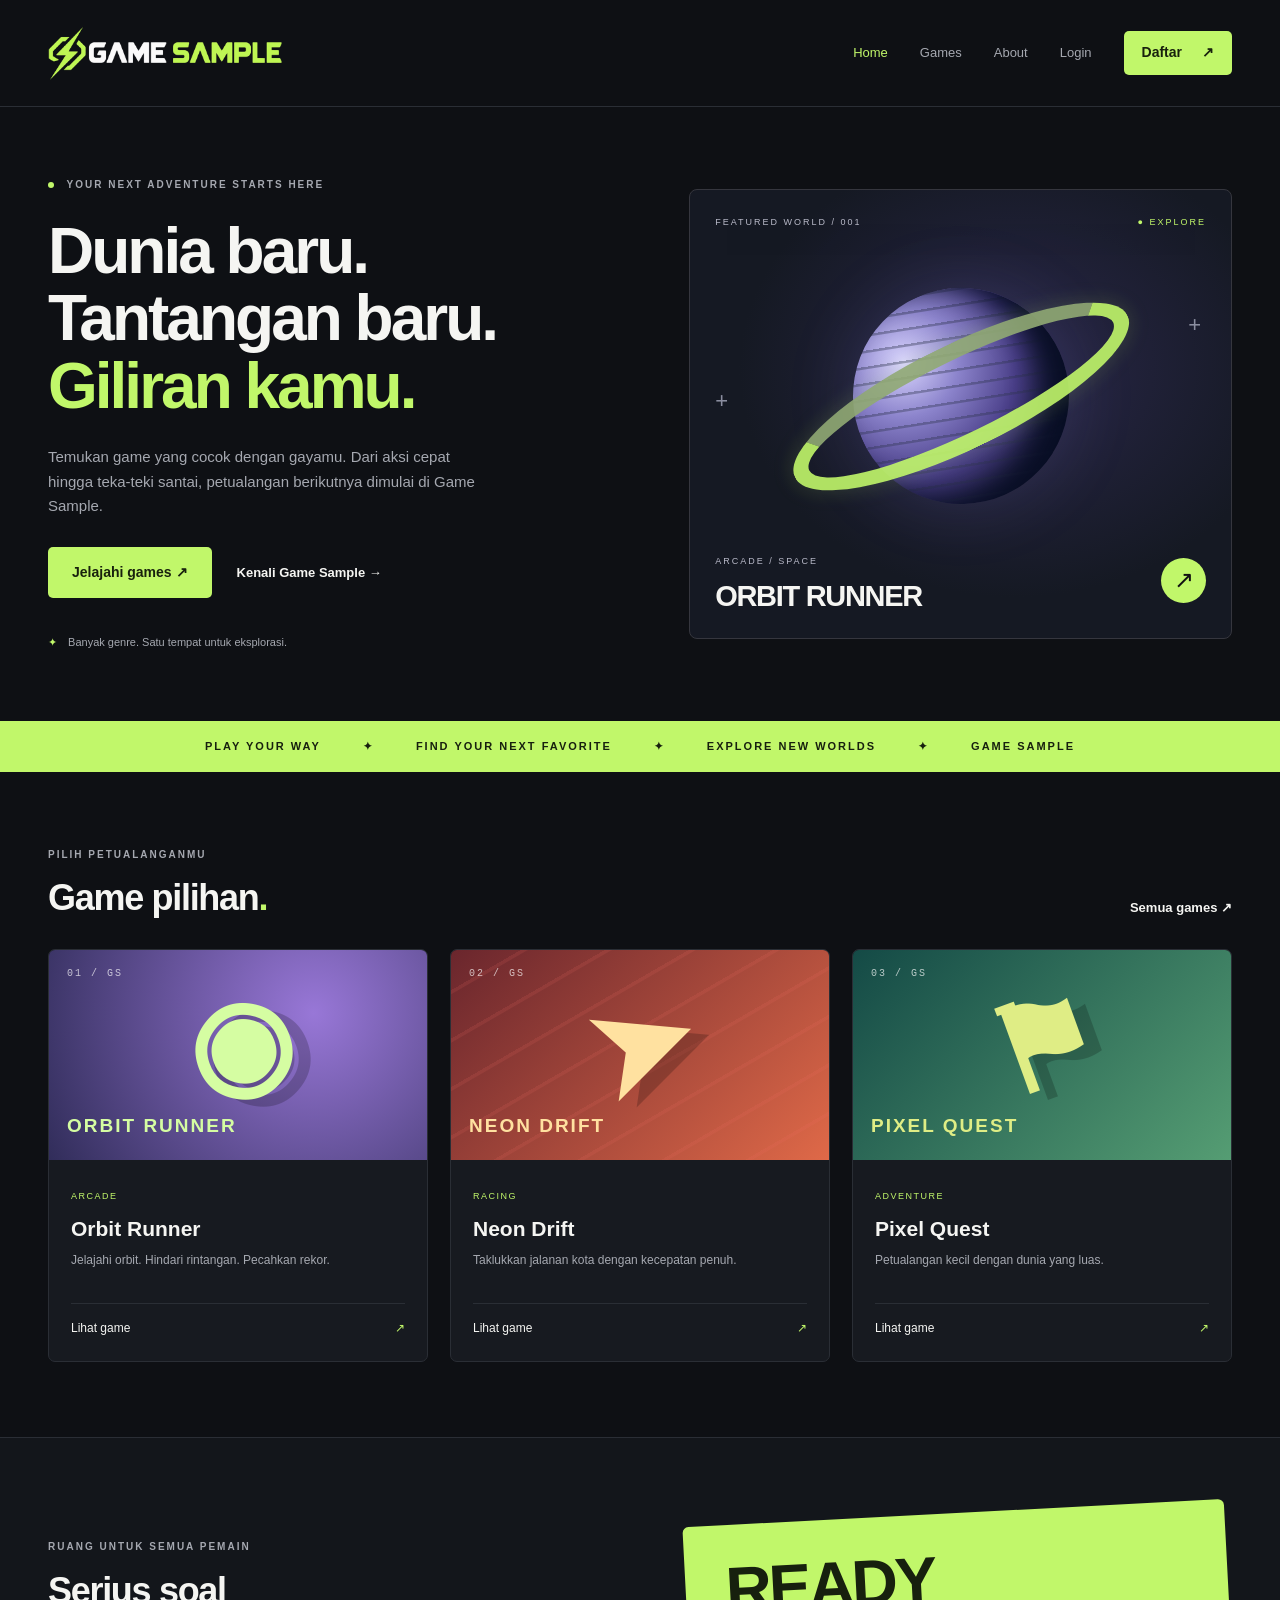
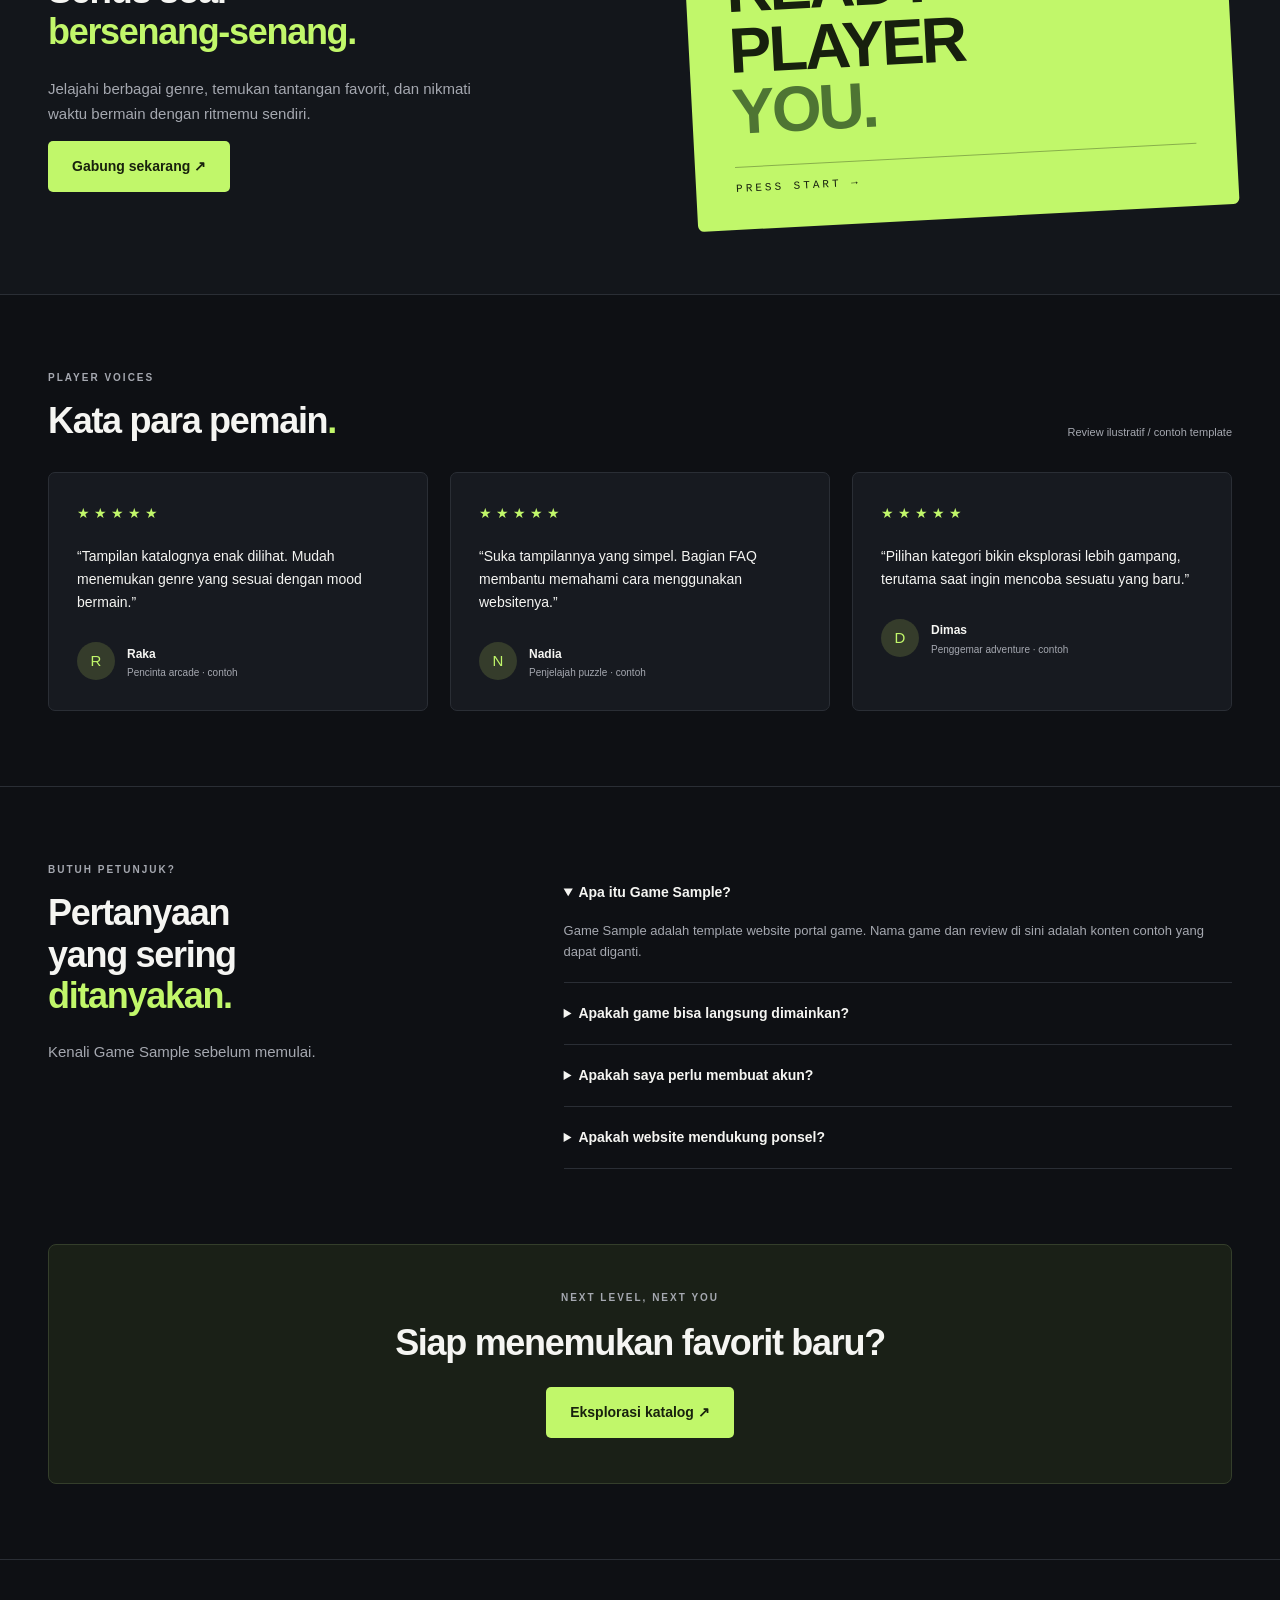
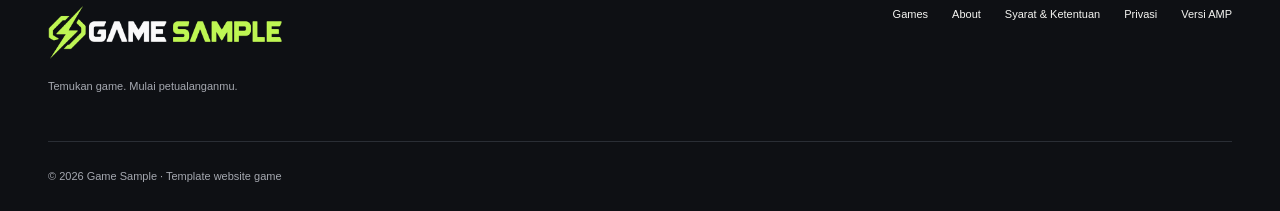
<file: index.html>
<!doctype html><html lang="id"><head><meta charset="utf-8"><meta name="viewport" content="width=device-width, initial-scale=1"><meta name="description" content="Game Sample — template portal game dengan katalog, FAQ, dan informasi komunitas."><title>Home | Game Sample</title><link rel="amphtml" href="amp.html"><link rel="stylesheet" href="style.css"><script src="app.js" defer></script><link rel="icon" href="logo.png" type="image/png"></head><body><a class="skip" href="#main">Lewati ke konten</a><header><a class="brand" href="index.html" aria-label="Game Sample — Home"><img src="logo.png" width="218" height="40" alt="Logo Game Sample"></a><button class="menu" aria-label="Buka navigasi" aria-expanded="false">☰</button><nav aria-label="Navigasi utama"><a aria-current="page" href="index.html">Home</a><a  href="games.html">Games</a><a  href="about.html">About</a><a href="login.html">Login</a><a class="button small" href="daftar.html">Daftar <span>↗</span></a></nav></header><main id="main"><section class="hero"><div class="hero-copy"><span class="eyebrow"><i></i> YOUR NEXT ADVENTURE STARTS HERE</span><h1>Dunia baru.<br>Tantangan baru.<br><em>Giliran kamu.</em></h1><p>Temukan game yang cocok dengan gayamu. Dari aksi cepat hingga teka-teki santai, petualangan berikutnya dimulai di Game Sample.</p><div class="actions"><a class="button" href="games.html">Jelajahi games ↗</a><a class="secondary" href="about.html">Kenali Game Sample →</a></div><div class="hero-note"><span>✦</span> Banyak genre. Satu tempat untuk eksplorasi.</div></div><div class="hero-visual"><div class="visual-top"><span>FEATURED WORLD / 001</span><span class="live">● EXPLORE</span></div><div class="planet"><div class="planet-core"></div><div class="planet-ring"></div></div><span class="cross c1">+</span><span class="cross c2">+</span><div class="visual-bottom"><div><span>ARCADE / SPACE</span><h2>ORBIT RUNNER</h2></div><a href="games.html" aria-label="Jelajahi Orbit Runner">↗</a></div></div></section><div class="ticker"><span>PLAY YOUR WAY</span>✦<span>FIND YOUR NEXT FAVORITE</span>✦<span>EXPLORE NEW WORLDS</span>✦<span>GAME SAMPLE</span></div><section><div class="section-heading"><div><span class="eyebrow">PILIH PETUALANGANMU</span><h2>Game pilihan<span class="accent">.</span></h2></div><a class="secondary" href="games.html">Semua games ↗</a></div><div class="game-grid"><article class="game-card" data-category="Arcade" data-name="orbit runner"><div class="art orbit"><span class="art-number">01 / GS</span><div class="game-symbol">◉</div><span class="art-title">ORBIT RUNNER</span></div><div class="card-body"><span class="tag">Arcade</span><h3>Orbit Runner</h3><p>Jelajahi orbit. Hindari rintangan. Pecahkan rekor.</p><button class="text-button demo-game" data-game="Orbit Runner">Lihat game <span>↗</span></button></div></article><article class="game-card" data-category="Racing" data-name="neon drift"><div class="art drift"><span class="art-number">02 / GS</span><div class="game-symbol">➤</div><span class="art-title">NEON DRIFT</span></div><div class="card-body"><span class="tag">Racing</span><h3>Neon Drift</h3><p>Taklukkan jalanan kota dengan kecepatan penuh.</p><button class="text-button demo-game" data-game="Neon Drift">Lihat game <span>↗</span></button></div></article><article class="game-card" data-category="Adventure" data-name="pixel quest"><div class="art quest"><span class="art-number">03 / GS</span><div class="game-symbol">⚑</div><span class="art-title">PIXEL QUEST</span></div><div class="card-body"><span class="tag">Adventure</span><h3>Pixel Quest</h3><p>Petualangan kecil dengan dunia yang luas.</p><button class="text-button demo-game" data-game="Pixel Quest">Lihat game <span>↗</span></button></div></article></div></section><section class="community"><div><span class="eyebrow">RUANG UNTUK SEMUA PEMAIN</span><h2>Serius soal<br><em>bersenang-senang.</em></h2><p>Jelajahi berbagai genre, temukan tantangan favorit, dan nikmati waktu bermain dengan ritmemu sendiri.</p><a class="button" href="daftar.html">Gabung sekarang ↗</a></div><div class="community-art"><span>READY<br>PLAYER<br><em>YOU.</em></span><div>PRESS START →</div></div></section><section><div class="section-heading"><div><span class="eyebrow">PLAYER VOICES</span><h2>Kata para pemain<span class="accent">.</span></h2></div><span class="muted">Review ilustratif / contoh template</span></div><div class="review-grid"><article class="review"><span class="stars" aria-label="5 dari 5 bintang">★★★★★</span><blockquote>“Tampilan katalognya enak dilihat. Mudah menemukan genre yang sesuai dengan mood bermain.”</blockquote><div class="review-person"><span class="avatar">R</span><div><strong>Raka</strong><small>Pencinta arcade · contoh</small></div></div></article><article class="review"><span class="stars" aria-label="5 dari 5 bintang">★★★★★</span><blockquote>“Suka tampilannya yang simpel. Bagian FAQ membantu memahami cara menggunakan websitenya.”</blockquote><div class="review-person"><span class="avatar">N</span><div><strong>Nadia</strong><small>Penjelajah puzzle · contoh</small></div></div></article><article class="review"><span class="stars" aria-label="5 dari 5 bintang">★★★★★</span><blockquote>“Pilihan kategori bikin eksplorasi lebih gampang, terutama saat ingin mencoba sesuatu yang baru.”</blockquote><div class="review-person"><span class="avatar">D</span><div><strong>Dimas</strong><small>Penggemar adventure · contoh</small></div></div></article></div></section><section class="faq-section"><div><span class="eyebrow">BUTUH PETUNJUK?</span><h2>Pertanyaan<br>yang sering<br><em>ditanyakan.</em></h2><p>Kenali Game Sample sebelum memulai.</p></div><div class="faq"><details open><summary>Apa itu Game Sample?</summary><p>Game Sample adalah template website portal game. Nama game dan review di sini adalah konten contoh yang dapat diganti.</p></details><details ><summary>Apakah game bisa langsung dimainkan?</summary><p>Katalog ini menampilkan preview contoh. Pemilik website dapat menghubungkannya ke game yang tersedia.</p></details><details ><summary>Apakah saya perlu membuat akun?</summary><p>Anda dapat melihat seluruh katalog tanpa akun. Formulir login dan daftar pada template ini hanya demonstrasi.</p></details><details ><summary>Apakah website mendukung ponsel?</summary><p>Ya. Tampilan menyesuaikan ukuran layar dan tersedia halaman AMP yang lebih ringkas.</p></details></div></section><section class="cta"><span class="eyebrow">NEXT LEVEL, NEXT YOU</span><h2>Siap menemukan favorit baru?</h2><a class="button" href="games.html">Eksplorasi katalog ↗</a></section></main><footer><div><a class="brand" href="index.html" aria-label="Game Sample — Home"><img src="logo.png" width="218" height="40" alt="Logo Game Sample"></a><p>Temukan game. Mulai petualanganmu.</p></div><div class="footer-links"><a href="games.html">Games</a><a href="about.html">About</a><a href="term.html">Syarat & Ketentuan</a><a href="privacy.html">Privasi</a><a href="amp.html">Versi AMP</a></div><p class="copyright">© 2026 Game Sample · Template website game</p></footer><dialog id="game-dialog"><button class="close" aria-label="Tutup">×</button><span class="eyebrow">PREVIEW GAME</span><h2 id="dialog-title"></h2><p>Game ini merupakan contoh katalog. Hubungkan tombol ini ke game atau halaman produk Anda saat template digunakan.</p><button class="button close-dialog">Mengerti</button></dialog></body></html>
</file>
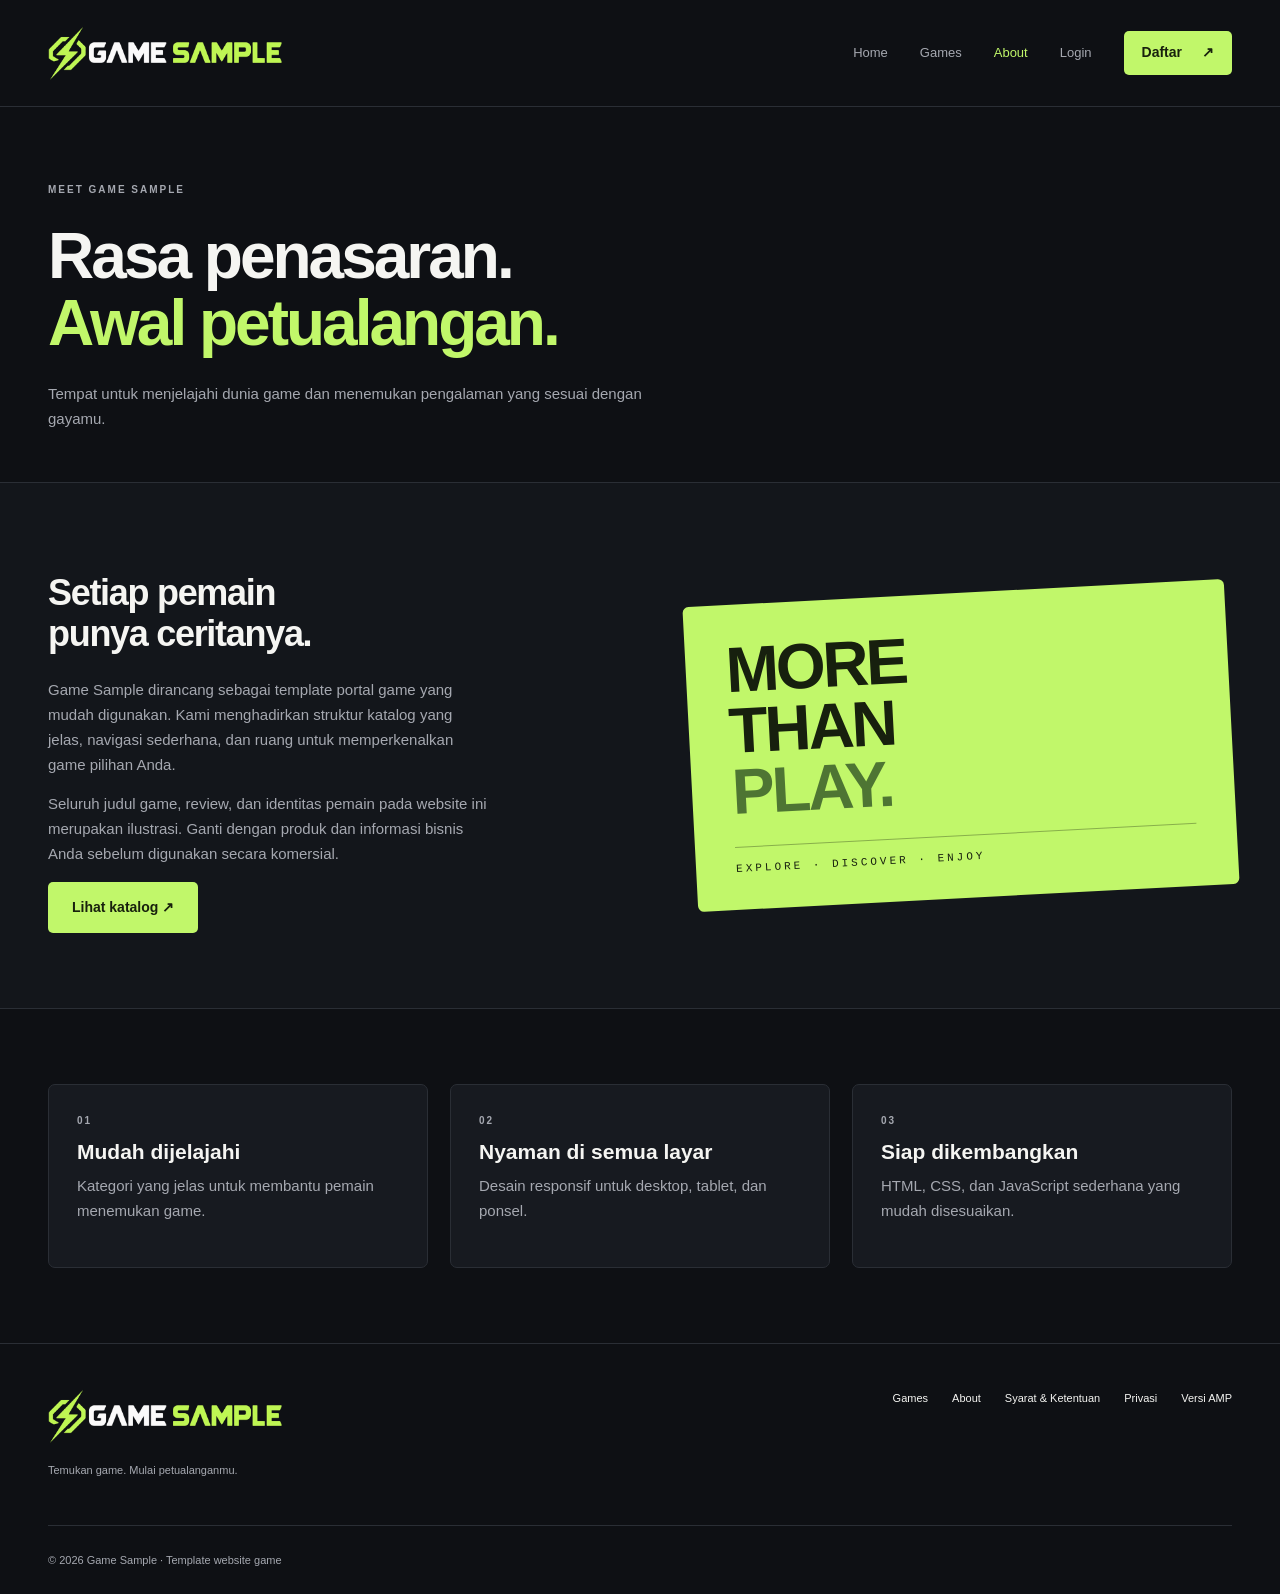
<file: about.html>
<!doctype html><html lang="id"><head><meta charset="utf-8"><meta name="viewport" content="width=device-width, initial-scale=1"><meta name="description" content="Game Sample — template portal game dengan katalog, FAQ, dan informasi komunitas."><title>About | Game Sample</title><link rel="stylesheet" href="style.css"><script src="app.js" defer></script><link rel="icon" href="logo.png" type="image/png"></head><body><a class="skip" href="#main">Lewati ke konten</a><header><a class="brand" href="index.html" aria-label="Game Sample — Home"><img src="logo.png" width="218" height="40" alt="Logo Game Sample"></a><button class="menu" aria-label="Buka navigasi" aria-expanded="false">☰</button><nav aria-label="Navigasi utama"><a  href="index.html">Home</a><a  href="games.html">Games</a><a aria-current="page" href="about.html">About</a><a href="login.html">Login</a><a class="button small" href="daftar.html">Daftar <span>↗</span></a></nav></header><main id="main"><section class="page-intro"><span class="eyebrow">MEET GAME SAMPLE</span><h1>Rasa penasaran.<br><em>Awal petualangan.</em></h1><p>Tempat untuk menjelajahi dunia game dan menemukan pengalaman yang sesuai dengan gayamu.</p></section><section class="community"><div><h2>Setiap pemain<br>punya ceritanya.</h2><p>Game Sample dirancang sebagai template portal game yang mudah digunakan. Kami menghadirkan struktur katalog yang jelas, navigasi sederhana, dan ruang untuk memperkenalkan game pilihan Anda.</p><p>Seluruh judul game, review, dan identitas pemain pada website ini merupakan ilustrasi. Ganti dengan produk dan informasi bisnis Anda sebelum digunakan secara komersial.</p><a class="button" href="games.html">Lihat katalog ↗</a></div><div class="community-art"><span>MORE<br>THAN<br><em>PLAY.</em></span><div>EXPLORE · DISCOVER · ENJOY</div></div></section><section><div class="review-grid"><article class="review"><span class="eyebrow">01</span><h3>Mudah dijelajahi</h3><p>Kategori yang jelas untuk membantu pemain menemukan game.</p></article><article class="review"><span class="eyebrow">02</span><h3>Nyaman di semua layar</h3><p>Desain responsif untuk desktop, tablet, dan ponsel.</p></article><article class="review"><span class="eyebrow">03</span><h3>Siap dikembangkan</h3><p>HTML, CSS, dan JavaScript sederhana yang mudah disesuaikan.</p></article></div></section></main><footer><div><a class="brand" href="index.html" aria-label="Game Sample — Home"><img src="logo.png" width="218" height="40" alt="Logo Game Sample"></a><p>Temukan game. Mulai petualanganmu.</p></div><div class="footer-links"><a href="games.html">Games</a><a href="about.html">About</a><a href="term.html">Syarat & Ketentuan</a><a href="privacy.html">Privasi</a><a href="amp.html">Versi AMP</a></div><p class="copyright">© 2026 Game Sample · Template website game</p></footer><dialog id="game-dialog"><button class="close" aria-label="Tutup">×</button><span class="eyebrow">PREVIEW GAME</span><h2 id="dialog-title"></h2><p>Game ini merupakan contoh katalog. Hubungkan tombol ini ke game atau halaman produk Anda saat template digunakan.</p><button class="button close-dialog">Mengerti</button></dialog></body></html>
</file>
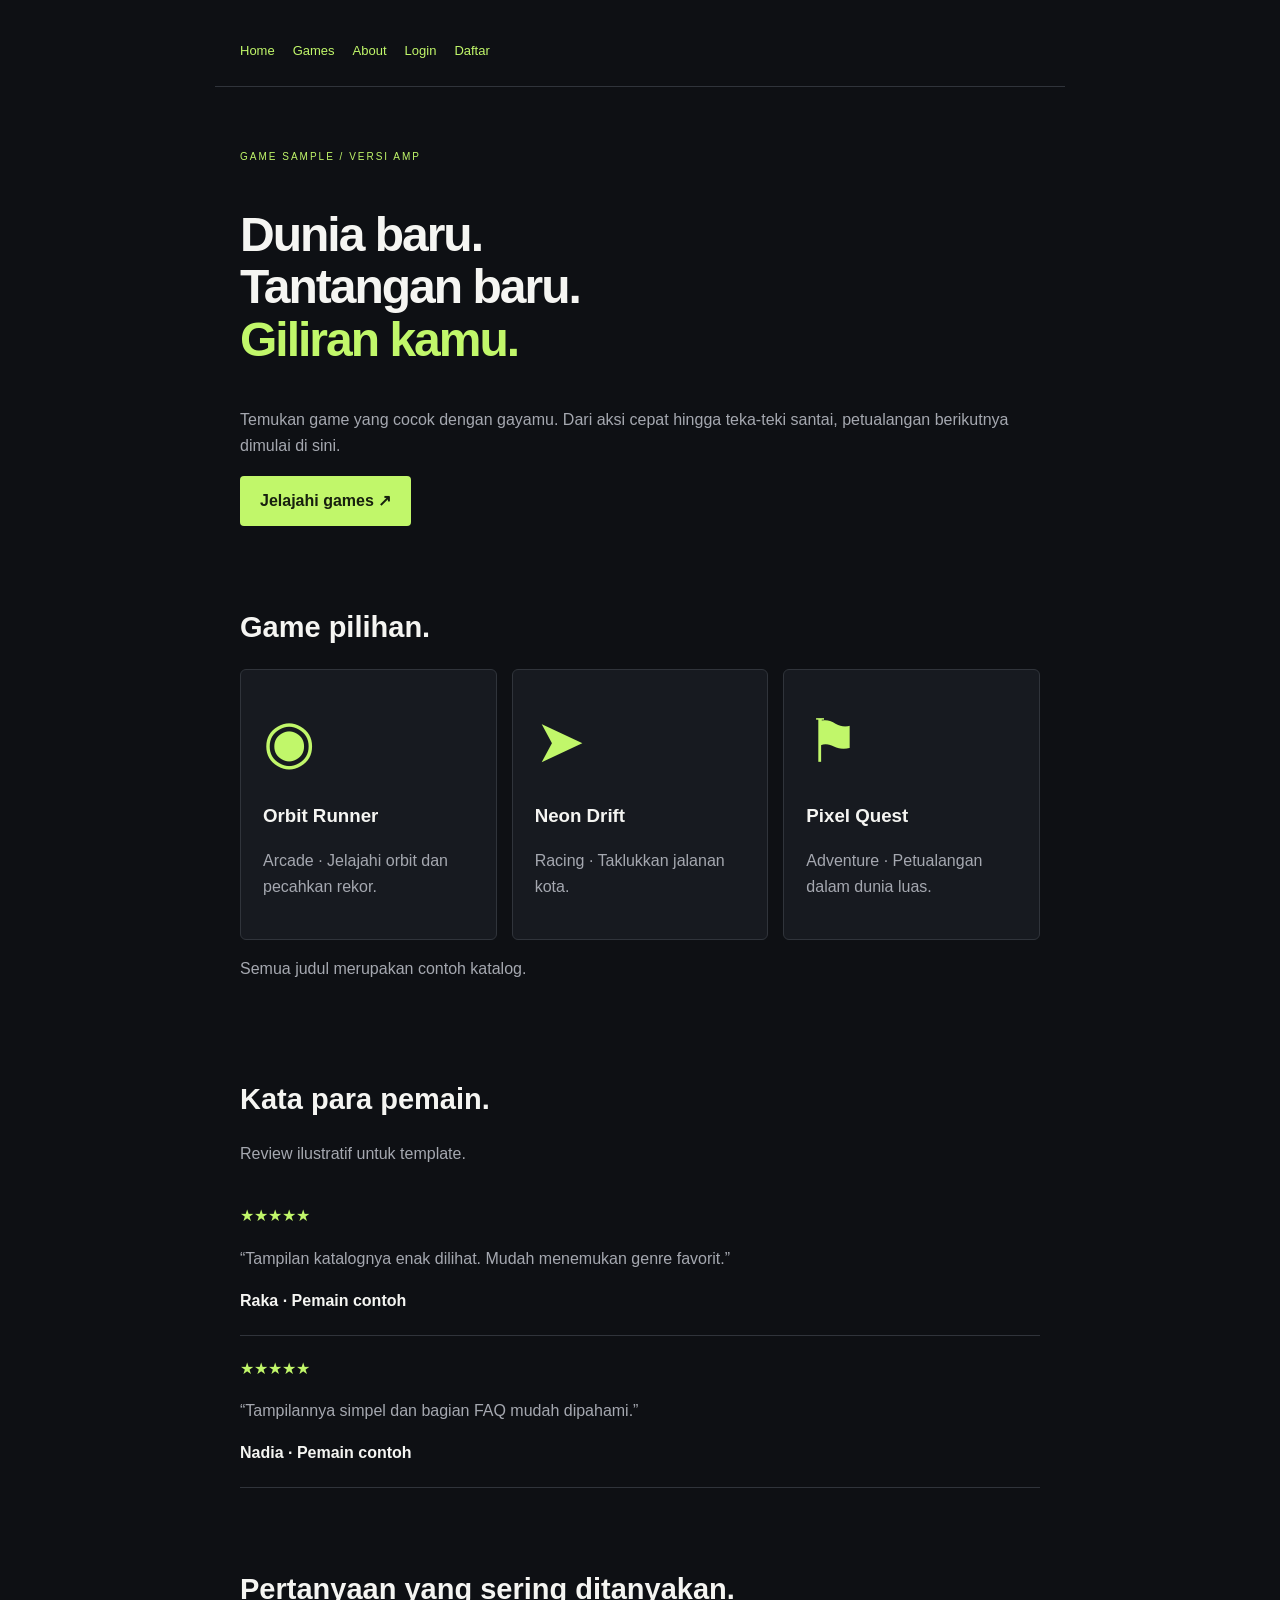
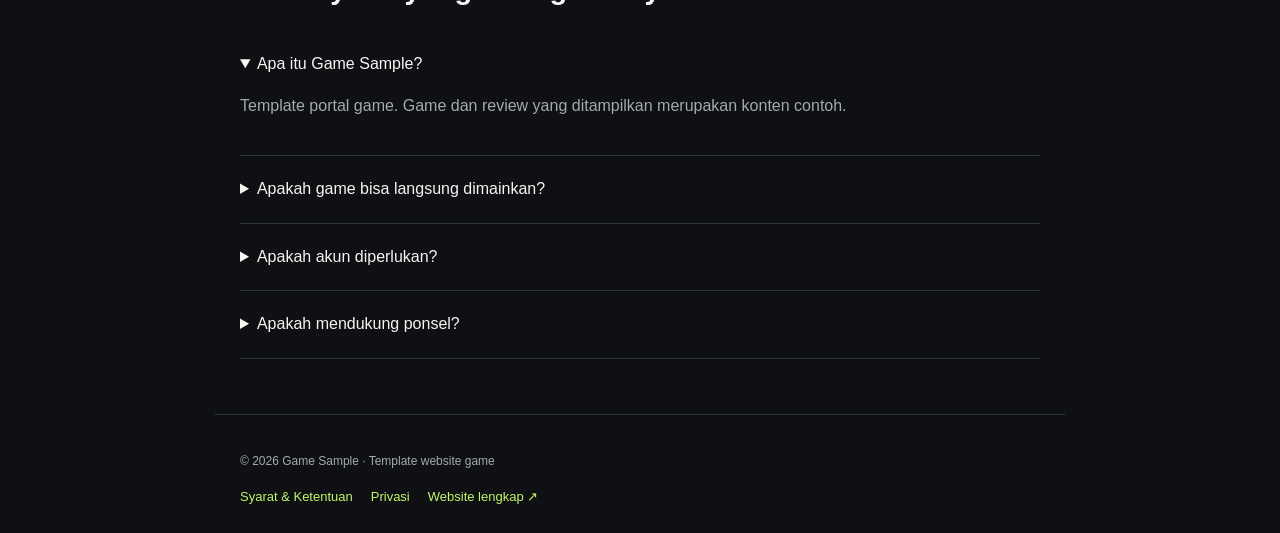
<file: amp.html>
<!doctype html><html amp lang="id"><head><meta charset="utf-8"><script async src="https://cdn.ampproject.org/v0.js"></script><title>Game Sample — AMP</title><link rel="canonical" href="https://game-sample-arena.kingmaliklelefarm.chatgpt.site/index.html"><meta name="viewport" content="width=device-width,minimum-scale=1,initial-scale=1"><meta name="description" content="Versi AMP ringan Game Sample. Jelajahi game pilihan, FAQ, dan review contoh."><style amp-boilerplate>body{-webkit-animation:-amp-start 8s steps(1,end) 0s 1 normal both;-moz-animation:-amp-start 8s steps(1,end) 0s 1 normal both;-ms-animation:-amp-start 8s steps(1,end) 0s 1 normal both;animation:-amp-start 8s steps(1,end) 0s 1 normal both}@-webkit-keyframes -amp-start{from{visibility:hidden}to{visibility:visible}}@-moz-keyframes -amp-start{from{visibility:hidden}to{visibility:visible}}@-ms-keyframes -amp-start{from{visibility:hidden}to{visibility:visible}}@-o-keyframes -amp-start{from{visibility:hidden}to{visibility:visible}}@keyframes -amp-start{from{visibility:hidden}to{visibility:visible}}</style><noscript><style amp-boilerplate>body{-webkit-animation:none;-moz-animation:none;-ms-animation:none;animation:none}</style></noscript><style amp-custom>*{box-sizing:border-box}body{margin:0;background:#0e1014;color:#f5f5f2;font:16px/1.65 Arial,sans-serif}header,main,footer{max-width:850px;margin:auto;padding:25px}header{border-bottom:1px solid #30343b}a{color:#c1f76a;text-decoration:none}nav{display:flex;flex-wrap:wrap;gap:18px;font-size:13px;margin-top:15px}.brand{font-weight:900;font-size:22px}h1{font-size:48px;line-height:1.1;letter-spacing:-2px}h2{font-size:29px;line-height:1.2}em{font-style:normal;color:#c1f76a}p{color:#a5a8b0}.button{display:inline-block;background:#c1f76a;color:#17200e;padding:12px 20px;border-radius:4px;font-weight:bold}.eyebrow{font-size:10px;letter-spacing:2px;color:#c1f76a}section{padding:30px 0}.games{display:grid;grid-template-columns:repeat(3,1fr);gap:15px}.card{background:#171a20;border:1px solid #30343b;padding:22px;border-radius:6px}.card h3{margin:10px 0}.symbol{font-size:60px;color:#c1f76a}.review,details{padding:20px 0;border-bottom:1px solid #30343b}summary{cursor:pointer}footer{border-top:1px solid #30343b;font-size:12px}.stars{color:#c1f76a}@media(max-width:600px){h1{font-size:40px}.games{grid-template-columns:1fr}}</style><link rel="icon" href="logo.png" type="image/png"></head><body><header><a class="brand" href="index.html" aria-label="Game Sample — Home"><amp-img src="logo.png" width="240" height="55" layout="fixed" alt="Logo Game Sample"></amp-img></a><nav><a href="index.html">Home</a><a href="games.html">Games</a><a href="about.html">About</a><a href="login.html">Login</a><a href="daftar.html">Daftar</a></nav></header><main><section><span class="eyebrow">GAME SAMPLE / VERSI AMP</span><h1>Dunia baru.<br>Tantangan baru.<br><em>Giliran kamu.</em></h1><p>Temukan game yang cocok dengan gayamu. Dari aksi cepat hingga teka-teki santai, petualangan berikutnya dimulai di sini.</p><a class="button" href="games.html">Jelajahi games ↗</a></section><section><h2>Game pilihan.</h2><div class="games"><article class="card"><span class="symbol">◉</span><h3>Orbit Runner</h3><p>Arcade · Jelajahi orbit dan pecahkan rekor.</p></article><article class="card"><span class="symbol">➤</span><h3>Neon Drift</h3><p>Racing · Taklukkan jalanan kota.</p></article><article class="card"><span class="symbol">⚑</span><h3>Pixel Quest</h3><p>Adventure · Petualangan dalam dunia luas.</p></article></div><p>Semua judul merupakan contoh katalog.</p></section><section><h2>Kata para pemain.</h2><p>Review ilustratif untuk template.</p><article class="review"><span class="stars">★★★★★</span><p>“Tampilan katalognya enak dilihat. Mudah menemukan genre favorit.”</p><strong>Raka · Pemain contoh</strong></article><article class="review"><span class="stars">★★★★★</span><p>“Tampilannya simpel dan bagian FAQ mudah dipahami.”</p><strong>Nadia · Pemain contoh</strong></article></section><section><h2>Pertanyaan yang sering ditanyakan.</h2><details open><summary>Apa itu Game Sample?</summary><p>Template portal game. Game dan review yang ditampilkan merupakan konten contoh.</p></details><details><summary>Apakah game bisa langsung dimainkan?</summary><p>Katalog ini berisi preview contoh yang dapat dihubungkan ke game Anda.</p></details><details><summary>Apakah akun diperlukan?</summary><p>Katalog dapat dilihat tanpa akun. Formulir akun saat ini merupakan demo.</p></details><details><summary>Apakah mendukung ponsel?</summary><p>Ya, seluruh halaman responsif. Halaman ini menggunakan format AMP.</p></details></section></main><footer><p>© 2026 Game Sample · Template website game</p><nav><a href="term.html">Syarat & Ketentuan</a><a href="privacy.html">Privasi</a><a href="index.html">Website lengkap ↗</a></nav></footer></body></html>
</file>
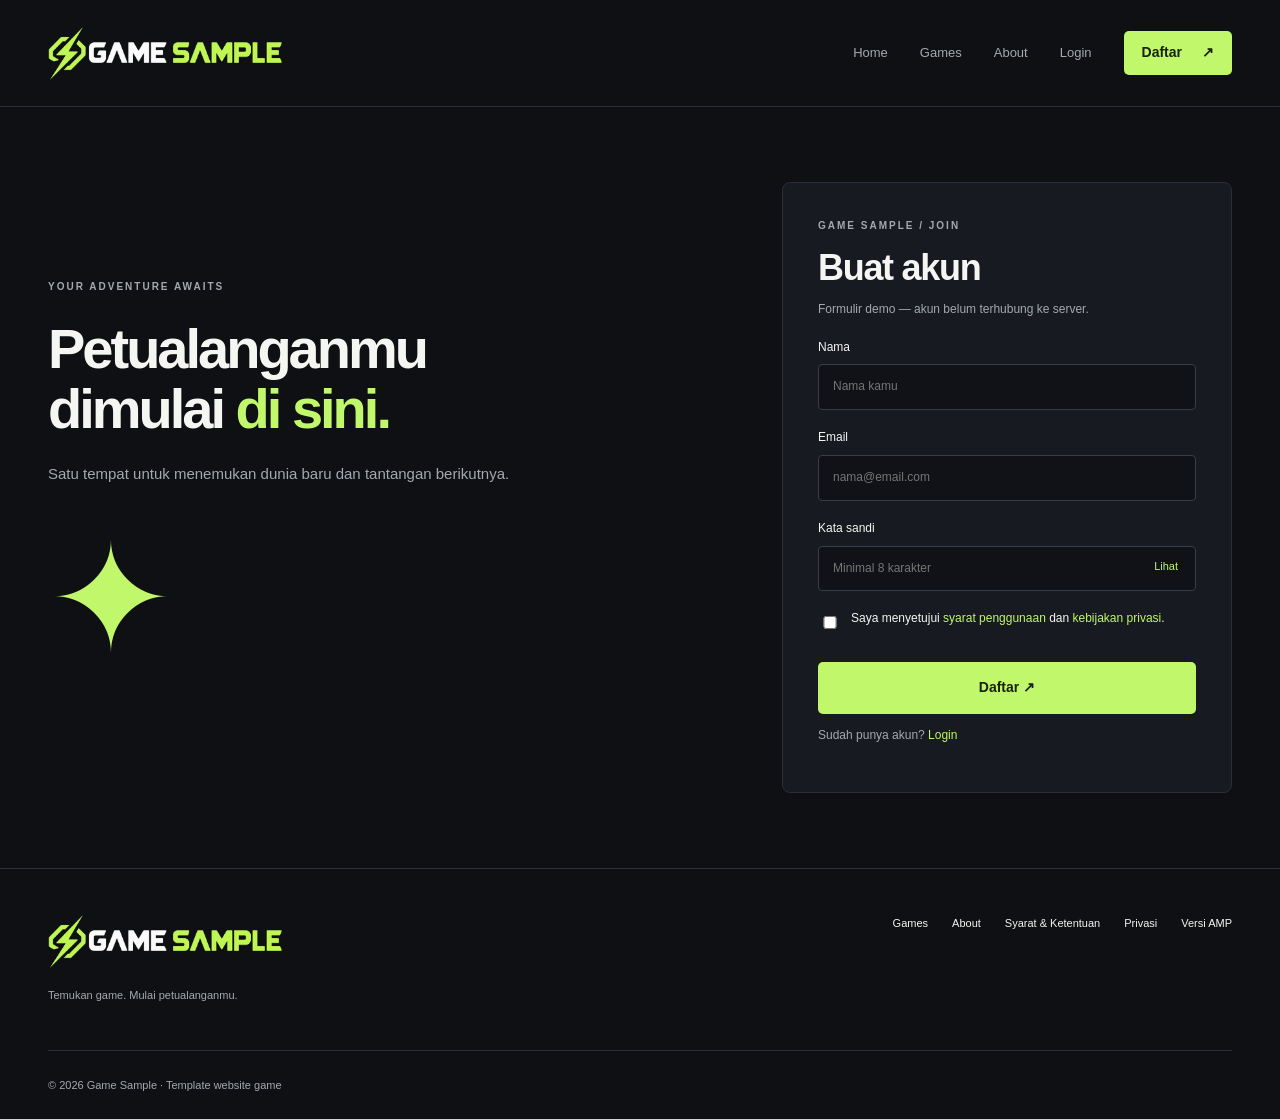
<file: daftar.html>
<!doctype html><html lang="id"><head><meta charset="utf-8"><meta name="viewport" content="width=device-width, initial-scale=1"><meta name="description" content="Game Sample — template portal game dengan katalog, FAQ, dan informasi komunitas."><title>Daftar | Game Sample</title><link rel="stylesheet" href="style.css"><script src="app.js" defer></script><link rel="icon" href="logo.png" type="image/png"></head><body><a class="skip" href="#main">Lewati ke konten</a><header><a class="brand" href="index.html" aria-label="Game Sample — Home"><img src="logo.png" width="218" height="40" alt="Logo Game Sample"></a><button class="menu" aria-label="Buka navigasi" aria-expanded="false">☰</button><nav aria-label="Navigasi utama"><a  href="index.html">Home</a><a  href="games.html">Games</a><a  href="about.html">About</a><a href="login.html">Login</a><a class="button small" href="daftar.html">Daftar <span>↗</span></a></nav></header><main id="main"><section class="auth"><div class="auth-copy"><span class="eyebrow">YOUR ADVENTURE AWAITS</span><h1>Petualanganmu<br>dimulai <em>di sini.</em></h1><p>Satu tempat untuk menemukan dunia baru dan tantangan berikutnya.</p><div class="auth-decoration">✦</div></div><div class="auth-panel"><span class="eyebrow">GAME SAMPLE / JOIN</span><h2>Buat akun</h2><p>Formulir demo — akun belum terhubung ke server.</p><form id="auth-form"><label>Nama<input name="name" autocomplete="name" required minlength="2" placeholder="Nama kamu"></label><label>Email<input type="email" name="email" autocomplete="email" required placeholder="nama@email.com"></label><label>Kata sandi<div class="password-wrap"><input type="password" id="password" name="password" autocomplete="new-password" required minlength="8" placeholder="Minimal 8 karakter"><button type="button" id="toggle-password" aria-label="Tampilkan kata sandi">Lihat</button></div></label><label class="check"><input type="checkbox" required><span>Saya menyetujui <a href="term.html">syarat penggunaan</a> dan <a href="privacy.html">kebijakan privasi</a>.</span></label><button class="button submit" type="submit">Daftar ↗</button><p id="form-status" role="status"></p></form><p class="auth-link">Sudah punya akun? <a href="login.html">Login</a></p></div></section></main><footer><div><a class="brand" href="index.html" aria-label="Game Sample — Home"><img src="logo.png" width="218" height="40" alt="Logo Game Sample"></a><p>Temukan game. Mulai petualanganmu.</p></div><div class="footer-links"><a href="games.html">Games</a><a href="about.html">About</a><a href="term.html">Syarat & Ketentuan</a><a href="privacy.html">Privasi</a><a href="amp.html">Versi AMP</a></div><p class="copyright">© 2026 Game Sample · Template website game</p></footer><dialog id="game-dialog"><button class="close" aria-label="Tutup">×</button><span class="eyebrow">PREVIEW GAME</span><h2 id="dialog-title"></h2><p>Game ini merupakan contoh katalog. Hubungkan tombol ini ke game atau halaman produk Anda saat template digunakan.</p><button class="button close-dialog">Mengerti</button></dialog></body></html>
</file>
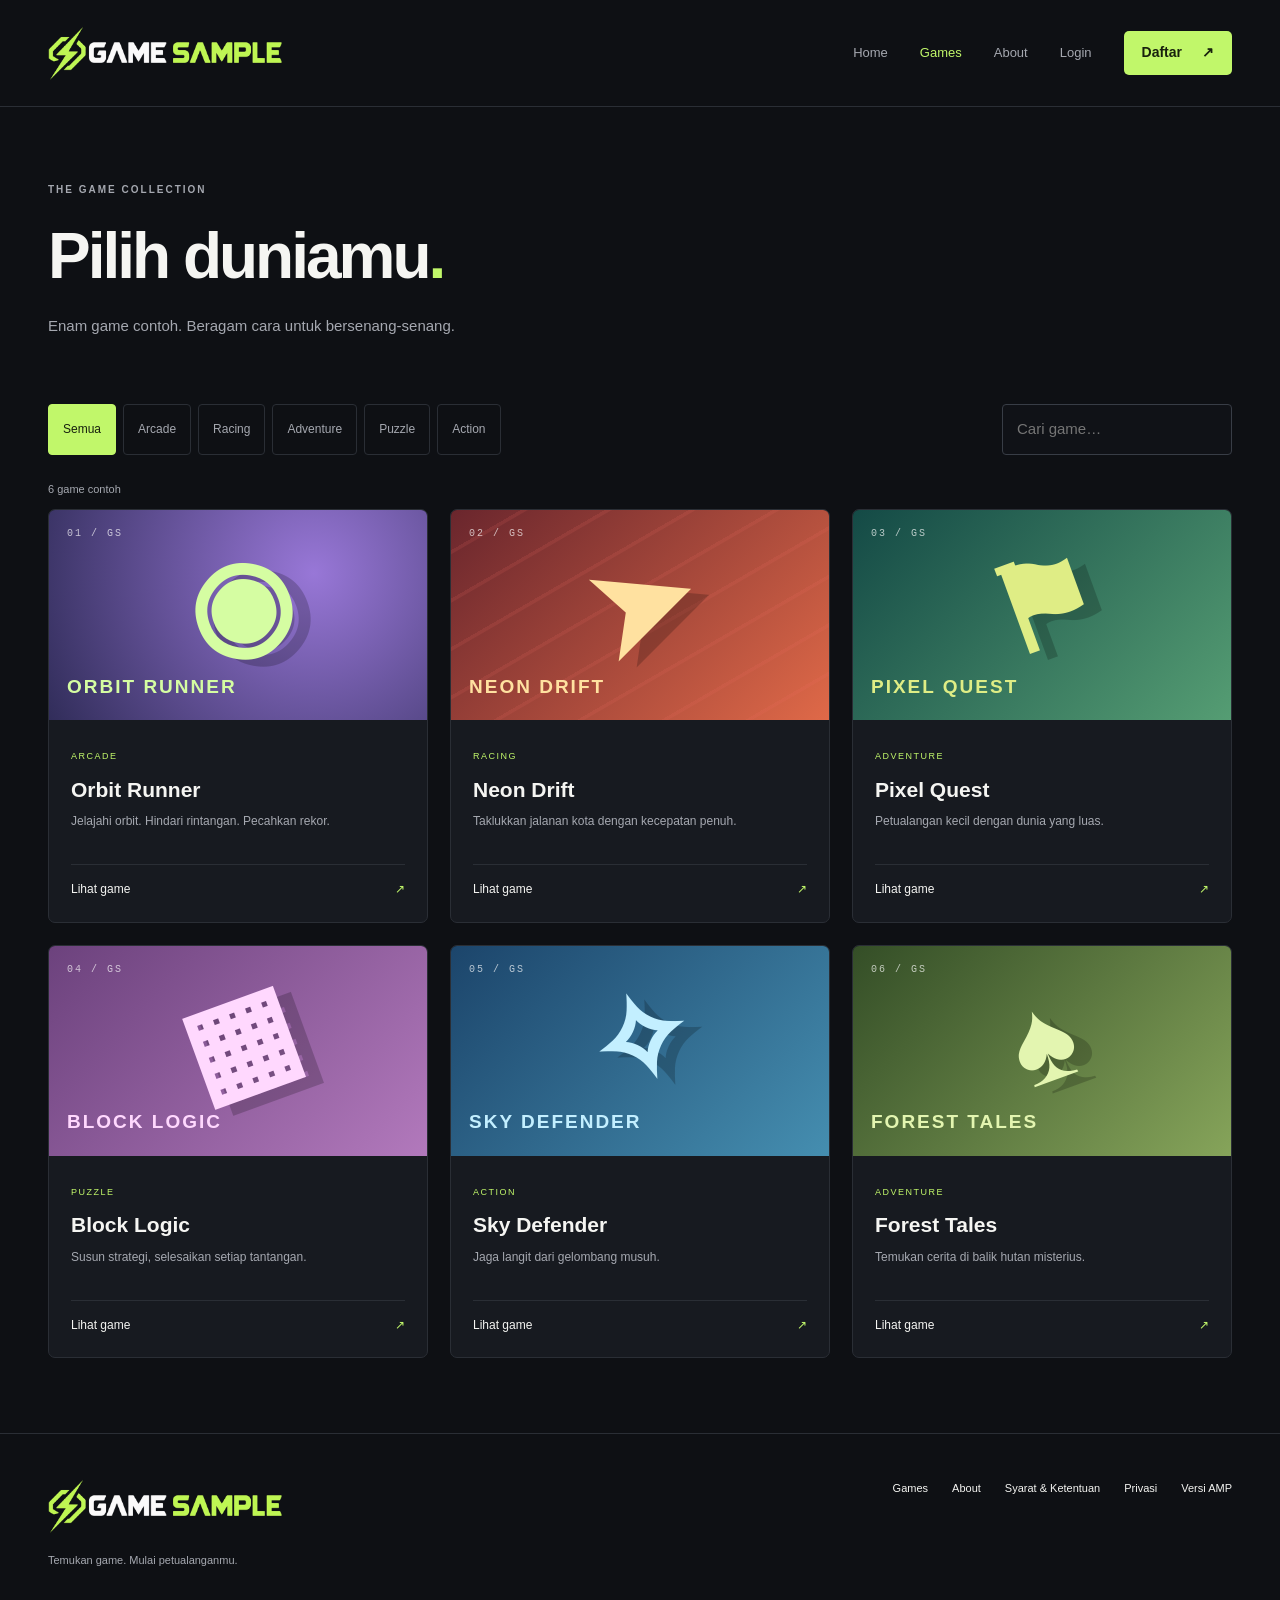
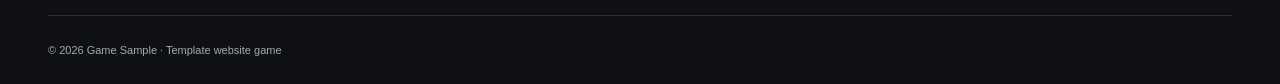
<file: games.html>
<!doctype html><html lang="id"><head><meta charset="utf-8"><meta name="viewport" content="width=device-width, initial-scale=1"><meta name="description" content="Game Sample — template portal game dengan katalog, FAQ, dan informasi komunitas."><title>Games | Game Sample</title><link rel="stylesheet" href="style.css"><script src="app.js" defer></script><link rel="icon" href="logo.png" type="image/png"></head><body><a class="skip" href="#main">Lewati ke konten</a><header><a class="brand" href="index.html" aria-label="Game Sample — Home"><img src="logo.png" width="218" height="40" alt="Logo Game Sample"></a><button class="menu" aria-label="Buka navigasi" aria-expanded="false">☰</button><nav aria-label="Navigasi utama"><a  href="index.html">Home</a><a aria-current="page" href="games.html">Games</a><a  href="about.html">About</a><a href="login.html">Login</a><a class="button small" href="daftar.html">Daftar <span>↗</span></a></nav></header><main id="main"><section class="page-intro"><span class="eyebrow">THE GAME COLLECTION</span><h1>Pilih duniamu<span class="accent">.</span></h1><p>Enam game contoh. Beragam cara untuk bersenang-senang.</p></section><section class="catalog"><div class="catalog-tools"><div class="filters" role="group" aria-label="Filter kategori"><button class="filter active" aria-pressed="true" data-filter="Semua">Semua</button><button class="filter " aria-pressed="false" data-filter="Arcade">Arcade</button><button class="filter " aria-pressed="false" data-filter="Racing">Racing</button><button class="filter " aria-pressed="false" data-filter="Adventure">Adventure</button><button class="filter " aria-pressed="false" data-filter="Puzzle">Puzzle</button><button class="filter " aria-pressed="false" data-filter="Action">Action</button></div><label class="search"><span class="sr-only">Cari game</span><input type="search" id="search" placeholder="Cari game…"></label></div><p class="muted" id="result-count" aria-live="polite">6 game contoh</p><div class="game-grid"><article class="game-card" data-category="Arcade" data-name="orbit runner"><div class="art orbit"><span class="art-number">01 / GS</span><div class="game-symbol">◉</div><span class="art-title">ORBIT RUNNER</span></div><div class="card-body"><span class="tag">Arcade</span><h3>Orbit Runner</h3><p>Jelajahi orbit. Hindari rintangan. Pecahkan rekor.</p><button class="text-button demo-game" data-game="Orbit Runner">Lihat game <span>↗</span></button></div></article><article class="game-card" data-category="Racing" data-name="neon drift"><div class="art drift"><span class="art-number">02 / GS</span><div class="game-symbol">➤</div><span class="art-title">NEON DRIFT</span></div><div class="card-body"><span class="tag">Racing</span><h3>Neon Drift</h3><p>Taklukkan jalanan kota dengan kecepatan penuh.</p><button class="text-button demo-game" data-game="Neon Drift">Lihat game <span>↗</span></button></div></article><article class="game-card" data-category="Adventure" data-name="pixel quest"><div class="art quest"><span class="art-number">03 / GS</span><div class="game-symbol">⚑</div><span class="art-title">PIXEL QUEST</span></div><div class="card-body"><span class="tag">Adventure</span><h3>Pixel Quest</h3><p>Petualangan kecil dengan dunia yang luas.</p><button class="text-button demo-game" data-game="Pixel Quest">Lihat game <span>↗</span></button></div></article><article class="game-card" data-category="Puzzle" data-name="block logic"><div class="art block"><span class="art-number">04 / GS</span><div class="game-symbol">▦</div><span class="art-title">BLOCK LOGIC</span></div><div class="card-body"><span class="tag">Puzzle</span><h3>Block Logic</h3><p>Susun strategi, selesaikan setiap tantangan.</p><button class="text-button demo-game" data-game="Block Logic">Lihat game <span>↗</span></button></div></article><article class="game-card" data-category="Action" data-name="sky defender"><div class="art sky"><span class="art-number">05 / GS</span><div class="game-symbol">✧</div><span class="art-title">SKY DEFENDER</span></div><div class="card-body"><span class="tag">Action</span><h3>Sky Defender</h3><p>Jaga langit dari gelombang musuh.</p><button class="text-button demo-game" data-game="Sky Defender">Lihat game <span>↗</span></button></div></article><article class="game-card" data-category="Adventure" data-name="forest tales"><div class="art forest"><span class="art-number">06 / GS</span><div class="game-symbol">♠</div><span class="art-title">FOREST TALES</span></div><div class="card-body"><span class="tag">Adventure</span><h3>Forest Tales</h3><p>Temukan cerita di balik hutan misterius.</p><button class="text-button demo-game" data-game="Forest Tales">Lihat game <span>↗</span></button></div></article></div><p id="empty" hidden>Tidak ada game yang cocok. Coba kata kunci lain.</p></section></main><footer><div><a class="brand" href="index.html" aria-label="Game Sample — Home"><img src="logo.png" width="218" height="40" alt="Logo Game Sample"></a><p>Temukan game. Mulai petualanganmu.</p></div><div class="footer-links"><a href="games.html">Games</a><a href="about.html">About</a><a href="term.html">Syarat & Ketentuan</a><a href="privacy.html">Privasi</a><a href="amp.html">Versi AMP</a></div><p class="copyright">© 2026 Game Sample · Template website game</p></footer><dialog id="game-dialog"><button class="close" aria-label="Tutup">×</button><span class="eyebrow">PREVIEW GAME</span><h2 id="dialog-title"></h2><p>Game ini merupakan contoh katalog. Hubungkan tombol ini ke game atau halaman produk Anda saat template digunakan.</p><button class="button close-dialog">Mengerti</button></dialog></body></html>
</file>
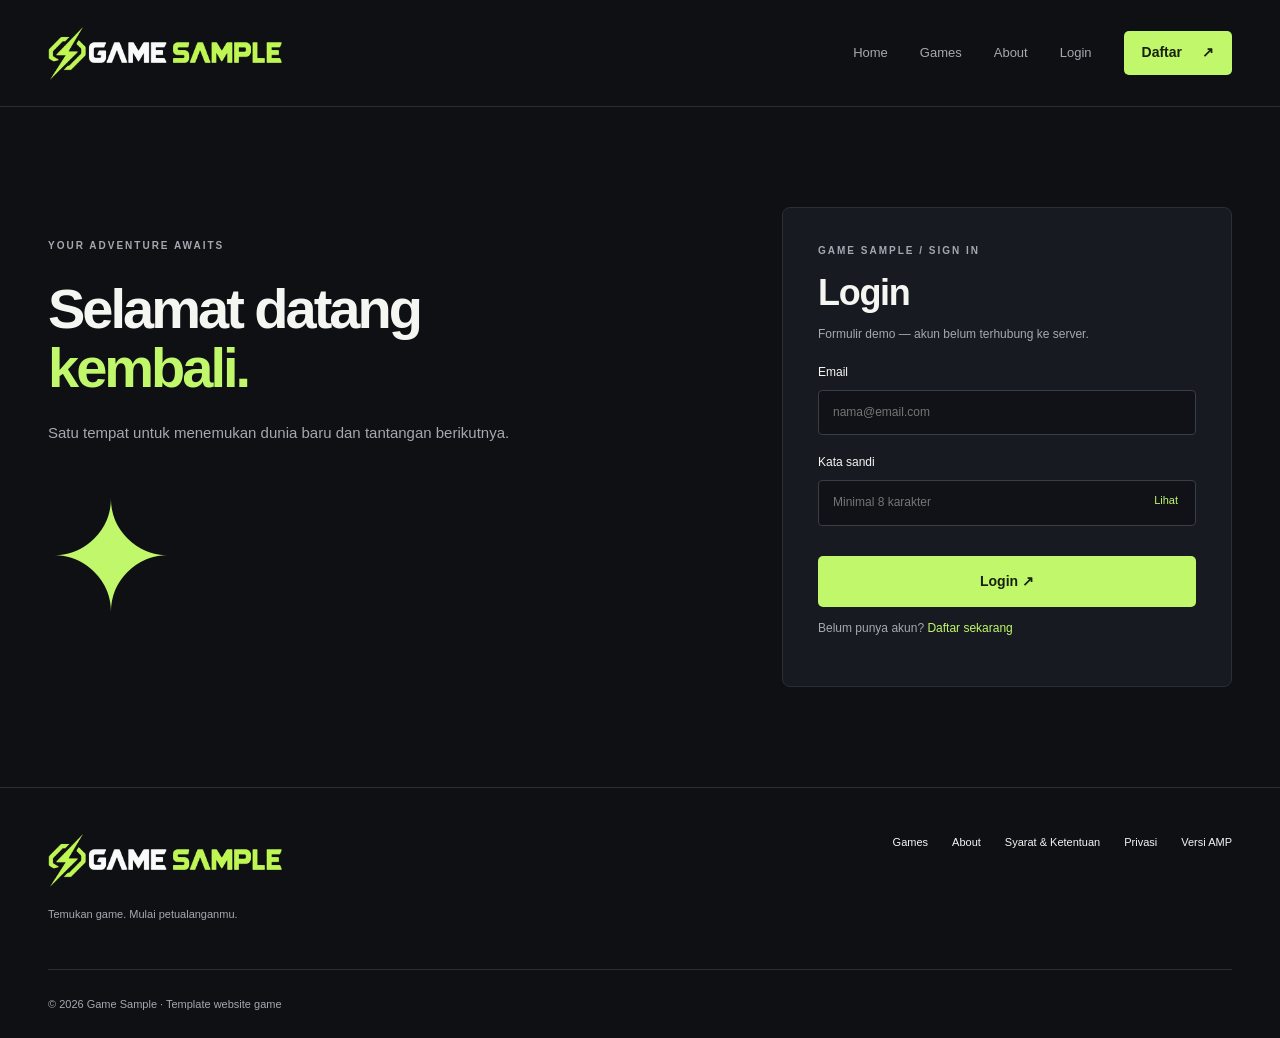
<file: login.html>
<!doctype html><html lang="id"><head><meta charset="utf-8"><meta name="viewport" content="width=device-width, initial-scale=1"><meta name="description" content="Game Sample — template portal game dengan katalog, FAQ, dan informasi komunitas."><title>Login | Game Sample</title><link rel="stylesheet" href="style.css"><script src="app.js" defer></script><link rel="icon" href="logo.png" type="image/png"></head><body><a class="skip" href="#main">Lewati ke konten</a><header><a class="brand" href="index.html" aria-label="Game Sample — Home"><img src="logo.png" width="218" height="40" alt="Logo Game Sample"></a><button class="menu" aria-label="Buka navigasi" aria-expanded="false">☰</button><nav aria-label="Navigasi utama"><a  href="index.html">Home</a><a  href="games.html">Games</a><a  href="about.html">About</a><a href="login.html">Login</a><a class="button small" href="daftar.html">Daftar <span>↗</span></a></nav></header><main id="main"><section class="auth"><div class="auth-copy"><span class="eyebrow">YOUR ADVENTURE AWAITS</span><h1>Selamat datang<br><em>kembali.</em></h1><p>Satu tempat untuk menemukan dunia baru dan tantangan berikutnya.</p><div class="auth-decoration">✦</div></div><div class="auth-panel"><span class="eyebrow">GAME SAMPLE / SIGN IN</span><h2>Login</h2><p>Formulir demo — akun belum terhubung ke server.</p><form id="auth-form"><label>Email<input type="email" name="email" autocomplete="email" required placeholder="nama@email.com"></label><label>Kata sandi<div class="password-wrap"><input type="password" id="password" name="password" autocomplete="current-password" required minlength="8" placeholder="Minimal 8 karakter"><button type="button" id="toggle-password" aria-label="Tampilkan kata sandi">Lihat</button></div></label><button class="button submit" type="submit">Login ↗</button><p id="form-status" role="status"></p></form><p class="auth-link">Belum punya akun? <a href="daftar.html">Daftar sekarang</a></p></div></section></main><footer><div><a class="brand" href="index.html" aria-label="Game Sample — Home"><img src="logo.png" width="218" height="40" alt="Logo Game Sample"></a><p>Temukan game. Mulai petualanganmu.</p></div><div class="footer-links"><a href="games.html">Games</a><a href="about.html">About</a><a href="term.html">Syarat & Ketentuan</a><a href="privacy.html">Privasi</a><a href="amp.html">Versi AMP</a></div><p class="copyright">© 2026 Game Sample · Template website game</p></footer><dialog id="game-dialog"><button class="close" aria-label="Tutup">×</button><span class="eyebrow">PREVIEW GAME</span><h2 id="dialog-title"></h2><p>Game ini merupakan contoh katalog. Hubungkan tombol ini ke game atau halaman produk Anda saat template digunakan.</p><button class="button close-dialog">Mengerti</button></dialog></body></html>
</file>
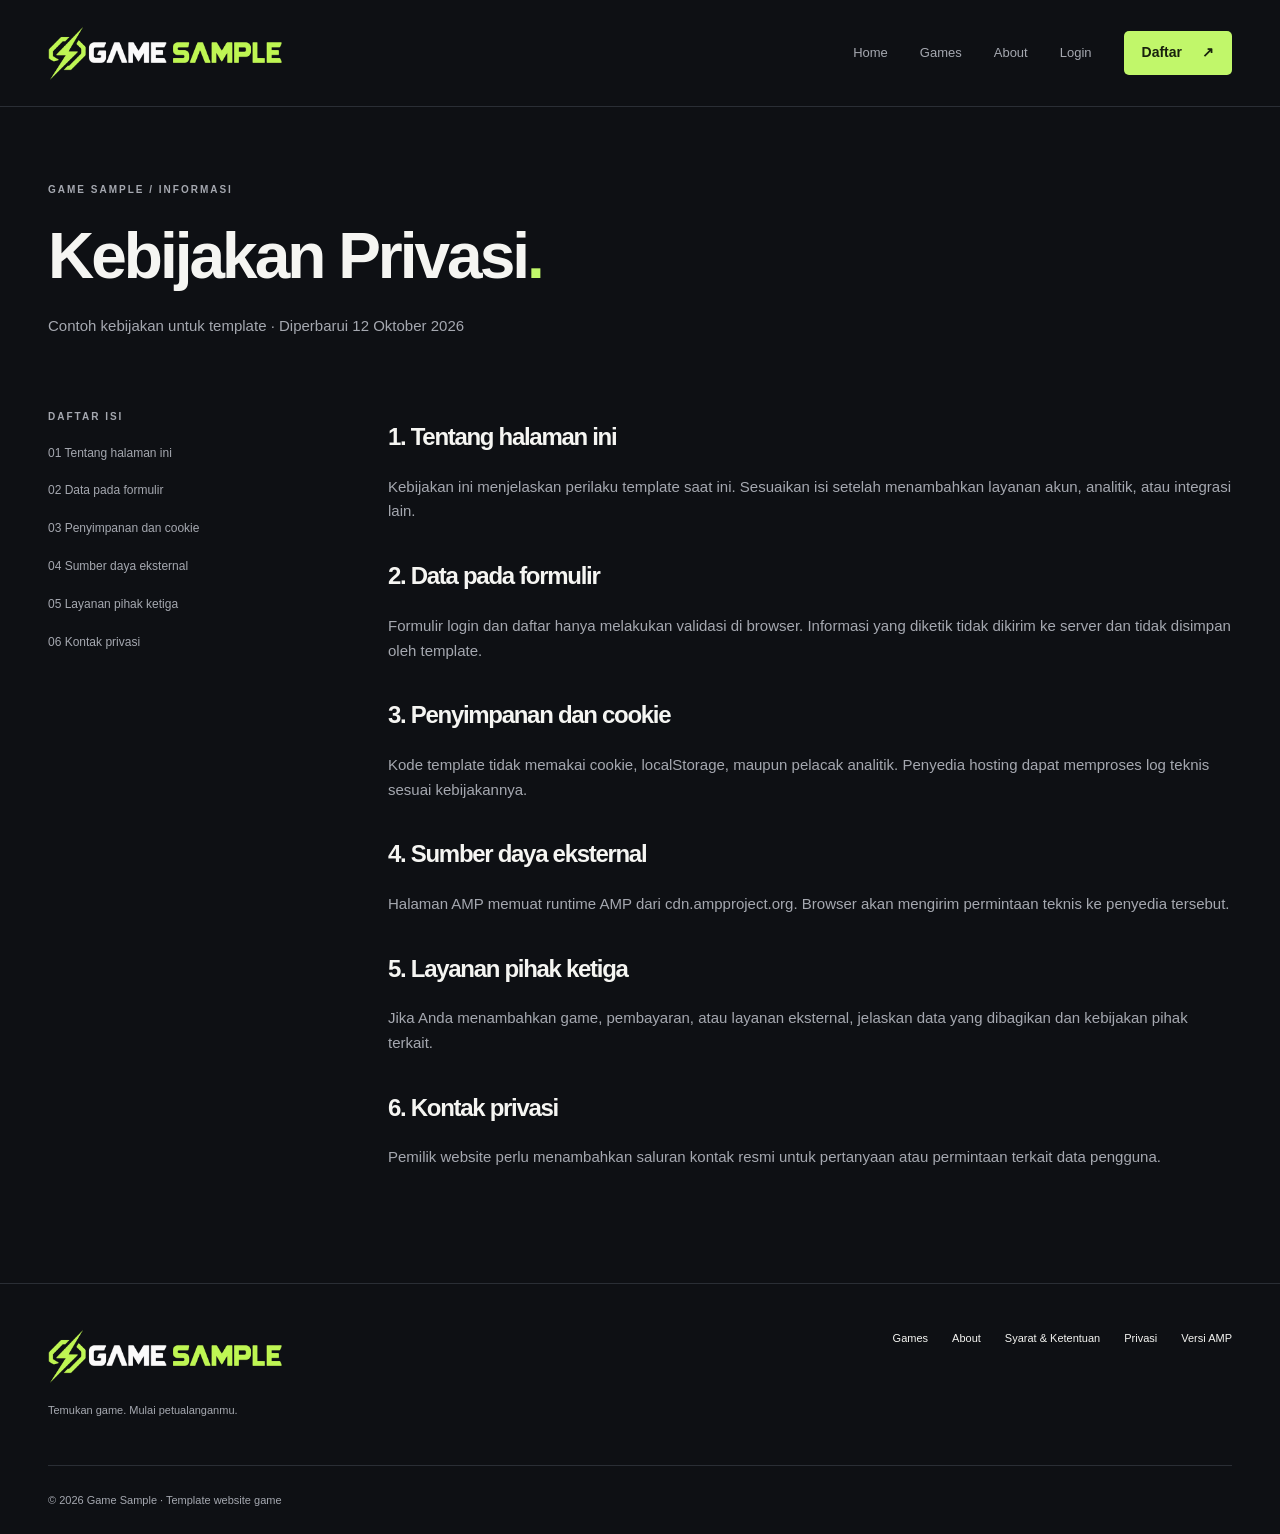
<file: privacy.html>
<!doctype html><html lang="id"><head><meta charset="utf-8"><meta name="viewport" content="width=device-width, initial-scale=1"><meta name="description" content="Game Sample — template portal game dengan katalog, FAQ, dan informasi komunitas."><title>Kebijakan Privasi | Game Sample</title><link rel="stylesheet" href="style.css"><script src="app.js" defer></script><link rel="icon" href="logo.png" type="image/png"></head><body><a class="skip" href="#main">Lewati ke konten</a><header><a class="brand" href="index.html" aria-label="Game Sample — Home"><img src="logo.png" width="218" height="40" alt="Logo Game Sample"></a><button class="menu" aria-label="Buka navigasi" aria-expanded="false">☰</button><nav aria-label="Navigasi utama"><a  href="index.html">Home</a><a  href="games.html">Games</a><a  href="about.html">About</a><a href="login.html">Login</a><a class="button small" href="daftar.html">Daftar <span>↗</span></a></nav></header><main id="main"><section class="page-intro"><span class="eyebrow">GAME SAMPLE / INFORMASI</span><h1>Kebijakan Privasi<span class="accent">.</span></h1><p>Contoh kebijakan untuk template · Diperbarui 12 Oktober 2026</p></section><section class="legal"><aside><span class="eyebrow">DAFTAR ISI</span><a href="#s0">01 Tentang halaman ini</a><a href="#s1">02 Data pada formulir</a><a href="#s2">03 Penyimpanan dan cookie</a><a href="#s3">04 Sumber daya eksternal</a><a href="#s4">05 Layanan pihak ketiga</a><a href="#s5">06 Kontak privasi</a></aside><div><article id="s0"><h2>1. Tentang halaman ini</h2><p>Kebijakan ini menjelaskan perilaku template saat ini. Sesuaikan isi setelah menambahkan layanan akun, analitik, atau integrasi lain.</p></article><article id="s1"><h2>2. Data pada formulir</h2><p>Formulir login dan daftar hanya melakukan validasi di browser. Informasi yang diketik tidak dikirim ke server dan tidak disimpan oleh template.</p></article><article id="s2"><h2>3. Penyimpanan dan cookie</h2><p>Kode template tidak memakai cookie, localStorage, maupun pelacak analitik. Penyedia hosting dapat memproses log teknis sesuai kebijakannya.</p></article><article id="s3"><h2>4. Sumber daya eksternal</h2><p>Halaman AMP memuat runtime AMP dari cdn.ampproject.org. Browser akan mengirim permintaan teknis ke penyedia tersebut.</p></article><article id="s4"><h2>5. Layanan pihak ketiga</h2><p>Jika Anda menambahkan game, pembayaran, atau layanan eksternal, jelaskan data yang dibagikan dan kebijakan pihak terkait.</p></article><article id="s5"><h2>6. Kontak privasi</h2><p>Pemilik website perlu menambahkan saluran kontak resmi untuk pertanyaan atau permintaan terkait data pengguna.</p></article></div></section></main><footer><div><a class="brand" href="index.html" aria-label="Game Sample — Home"><img src="logo.png" width="218" height="40" alt="Logo Game Sample"></a><p>Temukan game. Mulai petualanganmu.</p></div><div class="footer-links"><a href="games.html">Games</a><a href="about.html">About</a><a href="term.html">Syarat & Ketentuan</a><a href="privacy.html">Privasi</a><a href="amp.html">Versi AMP</a></div><p class="copyright">© 2026 Game Sample · Template website game</p></footer><dialog id="game-dialog"><button class="close" aria-label="Tutup">×</button><span class="eyebrow">PREVIEW GAME</span><h2 id="dialog-title"></h2><p>Game ini merupakan contoh katalog. Hubungkan tombol ini ke game atau halaman produk Anda saat template digunakan.</p><button class="button close-dialog">Mengerti</button></dialog></body></html>
</file>
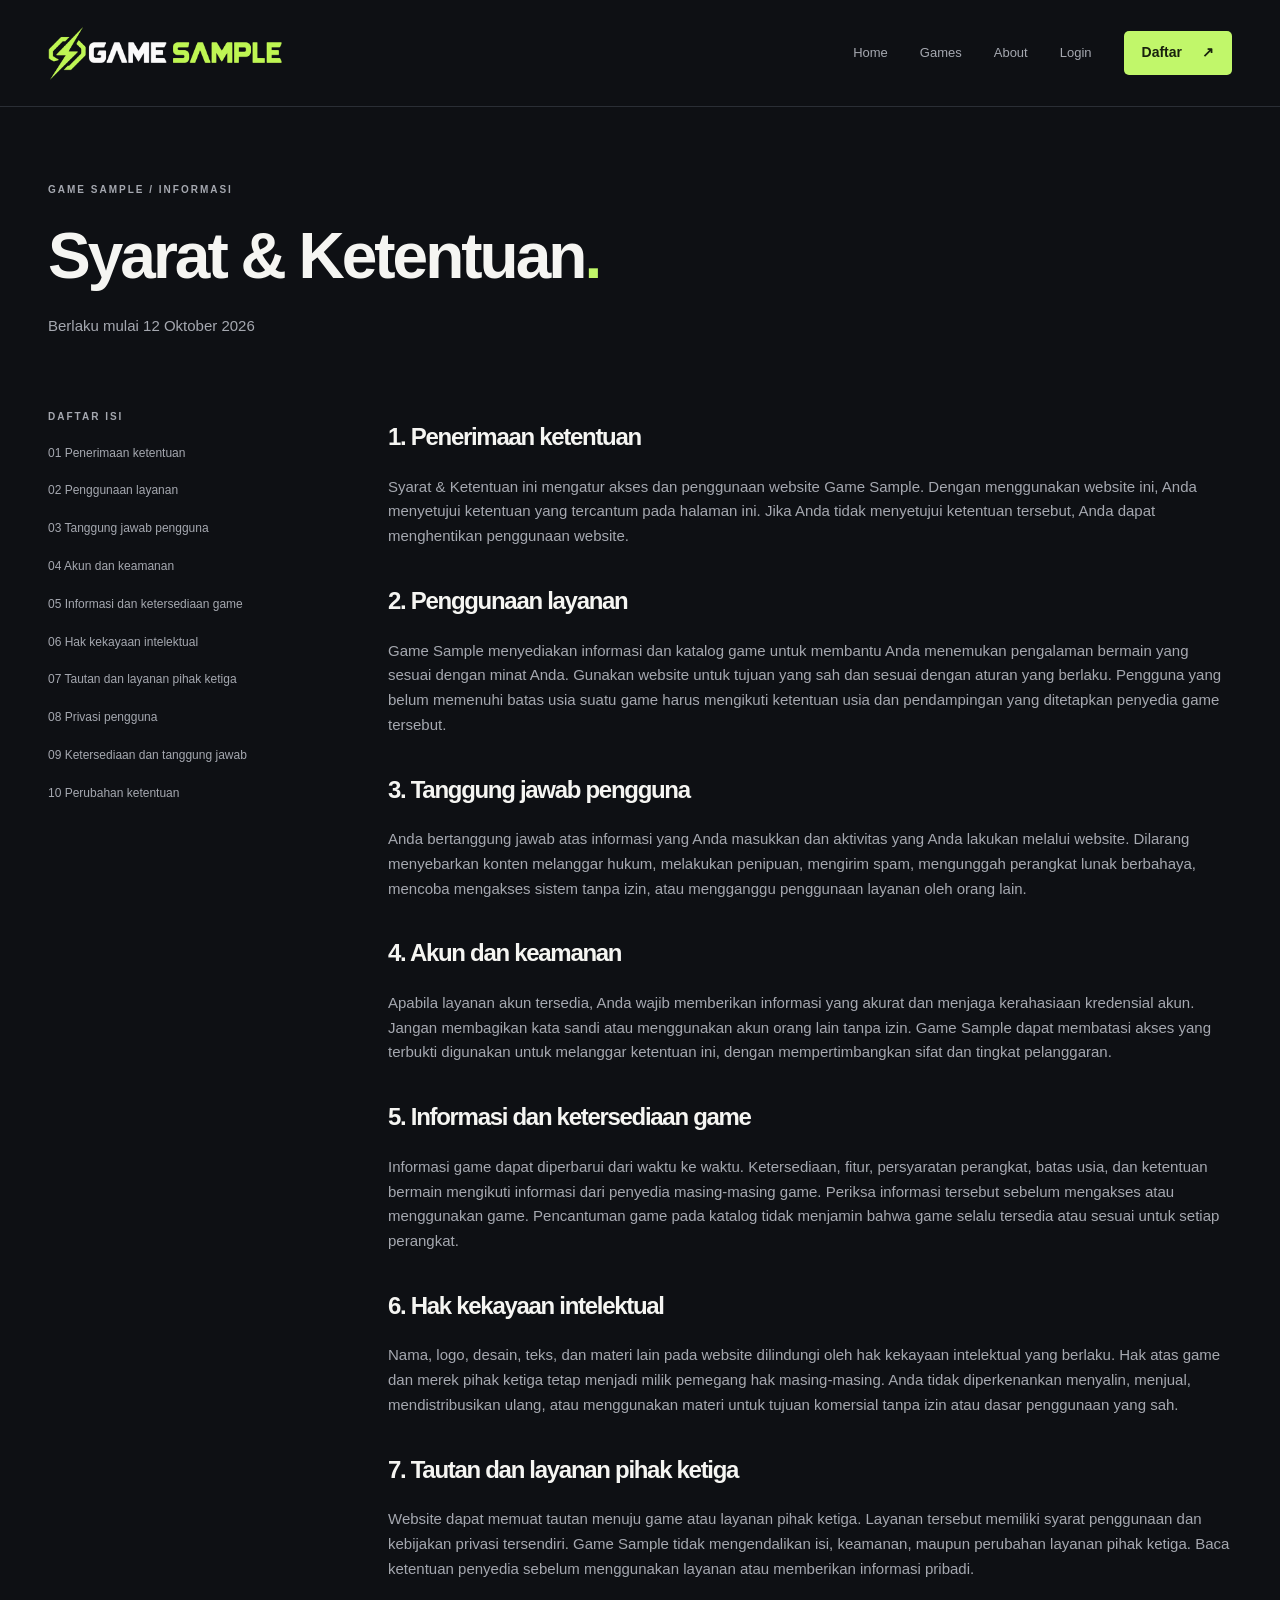
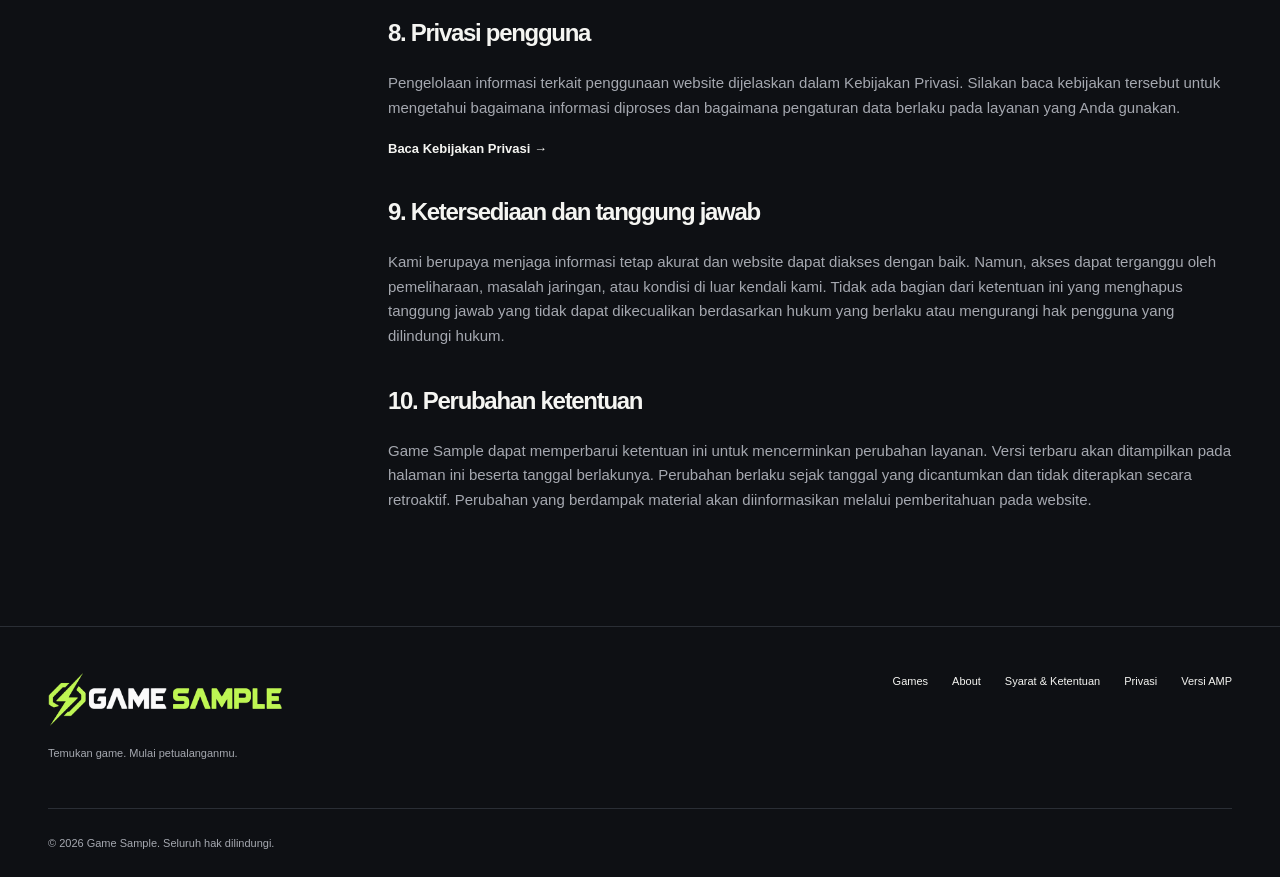
<file: term.html>
<!doctype html><html lang="id"><head><meta charset="utf-8"><meta name="viewport" content="width=device-width, initial-scale=1"><meta name="description" content="Syarat dan Ketentuan penggunaan website Game Sample."><title>Syarat & Ketentuan | Game Sample</title><link rel="stylesheet" href="style.css"><script src="app.js" defer></script><link rel="icon" href="logo.png" type="image/png"></head><body><a class="skip" href="#main">Lewati ke konten</a><header><a class="brand" href="index.html" aria-label="Game Sample — Home"><img src="logo.png" width="218" height="40" alt="Logo Game Sample"></a><button class="menu" aria-label="Buka navigasi" aria-expanded="false">☰</button><nav aria-label="Navigasi utama"><a  href="index.html">Home</a><a  href="games.html">Games</a><a  href="about.html">About</a><a href="login.html">Login</a><a class="button small" href="daftar.html">Daftar <span>↗</span></a></nav></header><main id="main"><section class="page-intro"><span class="eyebrow">GAME SAMPLE / INFORMASI</span><h1>Syarat & Ketentuan<span class="accent">.</span></h1><p>Berlaku mulai 12 Oktober 2026</p></section><section class="legal"><aside><span class="eyebrow">DAFTAR ISI</span><a href="#s0">01 Penerimaan ketentuan</a><a href="#s1">02 Penggunaan layanan</a><a href="#s2">03 Tanggung jawab pengguna</a><a href="#s3">04 Akun dan keamanan</a><a href="#s4">05 Informasi dan ketersediaan game</a><a href="#s5">06 Hak kekayaan intelektual</a><a href="#s6">07 Tautan dan layanan pihak ketiga</a><a href="#s7">08 Privasi pengguna</a><a href="#s8">09 Ketersediaan dan tanggung jawab</a><a href="#s9">10 Perubahan ketentuan</a></aside><div><article id="s0"><h2>1. Penerimaan ketentuan</h2><p>Syarat & Ketentuan ini mengatur akses dan penggunaan website Game Sample. Dengan menggunakan website ini, Anda menyetujui ketentuan yang tercantum pada halaman ini. Jika Anda tidak menyetujui ketentuan tersebut, Anda dapat menghentikan penggunaan website.</p></article><article id="s1"><h2>2. Penggunaan layanan</h2><p>Game Sample menyediakan informasi dan katalog game untuk membantu Anda menemukan pengalaman bermain yang sesuai dengan minat Anda. Gunakan website untuk tujuan yang sah dan sesuai dengan aturan yang berlaku. Pengguna yang belum memenuhi batas usia suatu game harus mengikuti ketentuan usia dan pendampingan yang ditetapkan penyedia game tersebut.</p></article><article id="s2"><h2>3. Tanggung jawab pengguna</h2><p>Anda bertanggung jawab atas informasi yang Anda masukkan dan aktivitas yang Anda lakukan melalui website. Dilarang menyebarkan konten melanggar hukum, melakukan penipuan, mengirim spam, mengunggah perangkat lunak berbahaya, mencoba mengakses sistem tanpa izin, atau mengganggu penggunaan layanan oleh orang lain.</p></article><article id="s3"><h2>4. Akun dan keamanan</h2><p>Apabila layanan akun tersedia, Anda wajib memberikan informasi yang akurat dan menjaga kerahasiaan kredensial akun. Jangan membagikan kata sandi atau menggunakan akun orang lain tanpa izin. Game Sample dapat membatasi akses yang terbukti digunakan untuk melanggar ketentuan ini, dengan mempertimbangkan sifat dan tingkat pelanggaran.</p></article><article id="s4"><h2>5. Informasi dan ketersediaan game</h2><p>Informasi game dapat diperbarui dari waktu ke waktu. Ketersediaan, fitur, persyaratan perangkat, batas usia, dan ketentuan bermain mengikuti informasi dari penyedia masing-masing game. Periksa informasi tersebut sebelum mengakses atau menggunakan game. Pencantuman game pada katalog tidak menjamin bahwa game selalu tersedia atau sesuai untuk setiap perangkat.</p></article><article id="s5"><h2>6. Hak kekayaan intelektual</h2><p>Nama, logo, desain, teks, dan materi lain pada website dilindungi oleh hak kekayaan intelektual yang berlaku. Hak atas game dan merek pihak ketiga tetap menjadi milik pemegang hak masing-masing. Anda tidak diperkenankan menyalin, menjual, mendistribusikan ulang, atau menggunakan materi untuk tujuan komersial tanpa izin atau dasar penggunaan yang sah.</p></article><article id="s6"><h2>7. Tautan dan layanan pihak ketiga</h2><p>Website dapat memuat tautan menuju game atau layanan pihak ketiga. Layanan tersebut memiliki syarat penggunaan dan kebijakan privasi tersendiri. Game Sample tidak mengendalikan isi, keamanan, maupun perubahan layanan pihak ketiga. Baca ketentuan penyedia sebelum menggunakan layanan atau memberikan informasi pribadi.</p></article><article id="s7"><h2>8. Privasi pengguna</h2><p>Pengelolaan informasi terkait penggunaan website dijelaskan dalam Kebijakan Privasi. Silakan baca kebijakan tersebut untuk mengetahui bagaimana informasi diproses dan bagaimana pengaturan data berlaku pada layanan yang Anda gunakan.</p><a class="secondary" href="privacy.html">Baca Kebijakan Privasi →</a></article><article id="s8"><h2>9. Ketersediaan dan tanggung jawab</h2><p>Kami berupaya menjaga informasi tetap akurat dan website dapat diakses dengan baik. Namun, akses dapat terganggu oleh pemeliharaan, masalah jaringan, atau kondisi di luar kendali kami. Tidak ada bagian dari ketentuan ini yang menghapus tanggung jawab yang tidak dapat dikecualikan berdasarkan hukum yang berlaku atau mengurangi hak pengguna yang dilindungi hukum.</p></article><article id="s9"><h2>10. Perubahan ketentuan</h2><p>Game Sample dapat memperbarui ketentuan ini untuk mencerminkan perubahan layanan. Versi terbaru akan ditampilkan pada halaman ini beserta tanggal berlakunya. Perubahan berlaku sejak tanggal yang dicantumkan dan tidak diterapkan secara retroaktif. Perubahan yang berdampak material akan diinformasikan melalui pemberitahuan pada website.</p></article></div></section></main><footer><div><a class="brand" href="index.html" aria-label="Game Sample — Home"><img src="logo.png" width="218" height="40" alt="Logo Game Sample"></a><p>Temukan game. Mulai petualanganmu.</p></div><div class="footer-links"><a href="games.html">Games</a><a href="about.html">About</a><a href="term.html">Syarat & Ketentuan</a><a href="privacy.html">Privasi</a><a href="amp.html">Versi AMP</a></div><p class="copyright">© 2026 Game Sample. Seluruh hak dilindungi.</p></footer></body></html>
</file>
<file: style.css>
:root{--bg:#0e1014;--panel:#171a20;--line:#2a2e35;--text:#f5f5f2;--muted:#a5a8b0;--lime:#c1f76a}*{box-sizing:border-box}html{scroll-behavior:smooth}body{margin:0;background:var(--bg);color:var(--text);font-family:Arial,Helvetica,sans-serif;font-size:15px;line-height:1.65}a{color:inherit;text-decoration:none}button,input{font:inherit}button,a,input,summary{ -webkit-tap-highlight-color:transparent}button{cursor:pointer}a:focus-visible,button:focus-visible,summary:focus-visible,input:focus-visible{outline:2px solid var(--lime);outline-offset:5px}header{max-width:1280px;margin:auto;padding:26px 48px;display:flex;justify-content:space-between;align-items:center;border-bottom:1px solid var(--line)}.brand{font-size:20px;font-weight:900;letter-spacing:-1px;white-space:nowrap}.brand span{color:var(--lime)}.brand-icon{display:inline-block;margin-right:10px;font-size:30px;vertical-align:middle}nav{display:flex;gap:32px;align-items:center}nav a{font-size:13px;color:var(--muted)}nav a:hover,nav a[aria-current]{color:var(--lime)}.button{display:inline-flex;gap:30px;align-items:center;justify-content:center;padding:14px 24px;background:var(--lime);color:#18210d;font-weight:700;border:0;border-radius:5px;font-size:14px}.button:hover{background:#d6ff9b}.button.small{padding:10px 18px;gap:20px}.menu{display:none}.hero,section{max-width:1280px;margin:auto;padding:75px 48px}.hero{display:grid;grid-template-columns:1.08fr 1fr;gap:55px;align-items:center;padding-top:70px;padding-bottom:70px}.eyebrow{font-size:10px;letter-spacing:2px;font-weight:700;color:var(--muted);display:block}.eyebrow i{display:inline-block;width:6px;height:6px;border-radius:50%;background:var(--lime);margin-right:8px}h1,h2,h3,p{margin-top:0}h1{font-size:clamp(42px,5vw,68px);line-height:1.06;letter-spacing:-3px;margin:24px 0}h2{font-size:36px;line-height:1.15;letter-spacing:-1.3px;margin:14px 0 24px}h3{font-size:21px;line-height:1.2;margin:10px 0}em{font-style:normal;color:var(--lime)}p{color:var(--muted)}.hero-copy>p{max-width:440px}.actions{display:flex;gap:25px;align-items:center;margin-top:28px}.secondary{font-size:13px;font-weight:700}.hero-note{margin-top:35px;font-size:11px;color:var(--muted)}.hero-note span{color:var(--lime);margin-right:8px}.hero-visual{min-height:450px;position:relative;overflow:hidden;background:radial-gradient(ellipse at 60% 40%,#292749 0%,#151923 60%);border:1px solid #35363e;border-radius:8px;display:flex;flex-direction:column;justify-content:space-between;padding:25px;background-image:radial-gradient(ellipse at 60% 40%,#292749 0%,#151923 60%)}.visual-top,.visual-bottom{display:flex;justify-content:space-between;align-items:center;z-index:2}.visual-top,.visual-bottom span{font-size:9px;letter-spacing:2px;color:#b9bac9}.live{color:var(--lime)}.visual-bottom h2{font-size:29px;margin:8px 0 0}.visual-bottom a{background:var(--lime);color:#111;width:45px;height:45px;display:grid;place-items:center;border-radius:50%;font-size:24px}.planet{position:absolute;left:50%;top:46%;width:240px;height:240px;transform:translate(-50%,-50%) rotate(-24deg)}.planet-core{position:absolute;inset:12px;border-radius:50%;background:repeating-linear-gradient(15deg,transparent 0 13px,#31365266 14px 16px),radial-gradient(circle at 32% 25%,#dad6ff,#8c84cc 25%,#4a3f89 52%,#16182f 80%);box-shadow:inset -24px -15px 30px #080e25,0 0 70px #9790ff25}.planet-ring{position:absolute;width:370px;height:105px;border:16px solid #c1f76a;left:-65px;top:68px;border-radius:50%;box-shadow:0 0 22px #c1f76a30;transform:rotate(-2deg);border-top-color:#91aa74;opacity:.9}.cross{position:absolute;font-size:22px;color:#8a8d9f}.c1{left:25px;top:43%}.c2{right:30px;top:26%}.ticker{display:flex;gap:42px;justify-content:center;overflow:hidden;white-space:nowrap;background:var(--lime);color:#17200e;font-size:11px;font-weight:800;letter-spacing:2px;padding:16px}.section-heading{display:flex;justify-content:space-between;align-items:end;gap:25px;margin-bottom:30px}.section-heading h2{margin-bottom:0}.accent{color:var(--lime)}.game-grid,.review-grid{display:grid;grid-template-columns:repeat(3,1fr);gap:22px}.game-card{border:1px solid var(--line);border-radius:7px;overflow:hidden;background:var(--panel)}.art{height:210px;position:relative;overflow:hidden;padding:18px;display:flex;flex-direction:column;justify-content:space-between}.art-number{font:10px monospace;letter-spacing:2px;color:#ffffffb0}.art-title{font-weight:900;font-size:19px;letter-spacing:2px;z-index:1}.game-symbol{position:absolute;left:50%;top:45%;transform:translate(-50%,-50%) rotate(-20deg);font-size:120px;font-weight:900;text-shadow:15px 12px 0 #0003;line-height:1}.orbit{background:radial-gradient(circle at 70% 30%,#9877d7,#312d5a);color:#d5fda2}.drift{background:repeating-linear-gradient(-30deg,transparent 0 38px,#f26b6322 39px 42px),linear-gradient(135deg,#6a262d,#df6948);color:#ffe1a0}.quest{background:linear-gradient(135deg,#144a46,#559d73);color:#dfed85}.block{background:linear-gradient(135deg,#6c427d,#b279bc);color:#ffd8fe}.sky{background:linear-gradient(135deg,#1c456b,#458eb0);color:#c3efff}.forest{background:linear-gradient(135deg,#344e27,#86a45a);color:#e3f5b0}.card-body{padding:22px}.tag{color:var(--lime);text-transform:uppercase;font-size:9px;letter-spacing:1.5px}.card-body p{font-size:12px;min-height:40px}.text-button{border:0;border-top:1px solid var(--line);background:none;color:var(--text);width:100%;display:flex;justify-content:space-between;padding:15px 0 0;font-size:12px}.text-button span{color:var(--lime)}.community{display:grid;grid-template-columns:1fr 1fr;gap:100px;align-items:center;background:#13161b;border-top:1px solid var(--line);border-bottom:1px solid var(--line)}.community p{max-width:440px}.community-art{background:var(--lime);color:#17200e;padding:35px 40px;transform:rotate(-3deg);border-radius:6px}.community-art>span{font-size:64px;line-height:.95;font-weight:900;letter-spacing:-3px;display:block}.community-art em{color:#4e7533}.community-art>div{margin-top:25px;padding-top:15px;border-top:1px solid #17200e55;font:11px monospace;letter-spacing:3px}.muted{font-size:11px;color:var(--muted)}.review{background:var(--panel);border:1px solid var(--line);padding:28px;border-radius:7px}.stars{color:var(--lime);letter-spacing:4px;font-size:14px}blockquote{margin:20px 0 26px;font-size:14px}.review-person{display:flex;align-items:center;gap:12px}.avatar{width:38px;height:38px;display:grid;place-items:center;background:#353c2b;color:var(--lime);border-radius:50%}.review-person strong{font-size:12px}.review-person small{display:block;font-size:10px;color:var(--muted)}.faq-section{display:grid;grid-template-columns:1fr 1.5fr;gap:70px;border-top:1px solid var(--line)}details{border-bottom:1px solid var(--line);padding:19px 0}summary{cursor:pointer;font-weight:700;font-size:14px}details p{font-size:13px;margin:16px 0 0}.cta{text-align:center;background:#1a2017;border:1px solid #343e2b;border-radius:8px;margin:0 48px 75px;max-width:1184px;padding:45px}.cta h2{margin-top:15px}footer{max-width:1280px;margin:auto;padding:45px 48px 25px;border-top:1px solid var(--line);display:flex;flex-wrap:wrap;justify-content:space-between;gap:25px}footer p{font-size:11px;margin-top:10px}.footer-links{display:flex;flex-wrap:wrap;gap:24px;font-size:11px}.copyright{width:100%;padding-top:25px;border-top:1px solid var(--line);margin-bottom:0}.page-intro{padding-bottom:35px}.page-intro p{max-width:600px}.catalog{padding-top:15px}.catalog-tools{display:flex;justify-content:space-between;gap:25px;margin-bottom:25px}.filters{display:flex;gap:7px;flex-wrap:wrap}.filter{padding:8px 14px;border:1px solid var(--line);background:none;color:var(--muted);border-radius:4px;font-size:12px}.filter.active{background:var(--lime);color:#17200e;border-color:var(--lime)}input{background:#101217;color:var(--text);border:1px solid #383d46;padding:12px 14px;border-radius:4px;min-width:0;width:100%}.search{width:230px}.legal{padding-top:20px;display:grid;grid-template-columns:270px 1fr;gap:70px}.legal aside a{display:block;font-size:12px;margin-top:18px;color:var(--muted)}.legal article{scroll-margin-top:25px;margin-bottom:38px}.legal h2{font-size:24px}.auth{display:grid;grid-template-columns:1fr 450px;gap:70px;align-items:center;min-height:680px}.auth-copy h1{font-size:56px}.auth-decoration{color:var(--lime);font-size:150px;line-height:1.3}.auth-panel{background:var(--panel);border:1px solid var(--line);border-radius:8px;padding:35px}.auth-panel h2{margin:12px 0}.auth-panel p{font-size:12px}.auth-panel label{display:block;font-size:12px;margin:18px 0}.auth-panel input{margin-top:7px}.password-wrap{position:relative}.password-wrap input{padding-right:95px}.password-wrap button{position:absolute;right:12px;top:17px;border:0;background:none;color:var(--lime);font-size:11px}.auth-panel .check{display:flex;gap:10px;align-items:flex-start}.check input{width:16px;flex-shrink:0}.check a,.auth-link a{color:var(--lime)}.submit{width:100%;margin-top:12px}#form-status{color:var(--lime)}dialog{max-width:450px;width:calc(100% - 36px);background:var(--panel);border:1px solid var(--line);color:var(--text);padding:35px;border-radius:8px}dialog::backdrop{background:#000b}.close{position:absolute;right:12px;top:8px;background:none;border:0;color:var(--text);font-size:25px}.skip{position:absolute;left:10px;top:-80px;z-index:10;background:var(--lime);color:#111;padding:10px}.skip:focus{top:10px}.sr-only{position:absolute;width:1px;height:1px;overflow:hidden;clip:rect(0,0,0,0)}[hidden]{display:none!important}@media(min-width:1280px){.cta{margin-left:auto;margin-right:auto}}@media(max-width:900px){header{padding:22px 25px}nav{gap:20px}.hero,section{padding:50px 25px}.hero{gap:25px}h1{font-size:48px}.hero-visual{min-height:390px}.planet{transform:translate(-50%,-50%) rotate(-24deg) scale(.8)}.actions{flex-wrap:wrap;gap:18px}.community{gap:40px}.community-art>span{font-size:52px}.game-grid,.review-grid{gap:14px}.review{padding:20px}.cta{margin:0 25px 50px}.auth{gap:30px;grid-template-columns:1fr 400px}.auth-copy h1{font-size:43px}.legal{gap:30px;grid-template-columns:210px 1fr}footer{padding:35px 25px}}@media(max-width:650px){header{position:relative;padding:18px 20px}.brand{font-size:18px}.menu{display:block;background:none;border:1px solid var(--line);color:var(--text);padding:4px 10px;border-radius:4px}nav{display:none;position:absolute;left:0;right:0;top:100%;background:var(--panel);padding:20px;z-index:5;border-bottom:1px solid var(--line)}nav.open{display:flex;flex-wrap:wrap}.hero,section{padding:42px 20px}.hero{grid-template-columns:1fr;gap:35px}.hero h1{font-size:52px}.hero-visual{min-height:360px}.planet{transform:translate(-50%,-50%) rotate(-24deg) scale(.85)}.ticker{justify-content:flex-start;padding-left:20px;gap:25px}h2{font-size:30px}.section-heading{align-items:start;flex-direction:column;gap:15px}.game-grid,.review-grid{grid-template-columns:1fr}.art{height:240px}.card-body p{min-height:0}.community,.faq-section{grid-template-columns:1fr;gap:30px}.community-art{margin:15px 8px}.community-art>span{font-size:65px}.faq-section h2 br{display:none}.cta{margin:0 20px 42px;padding:32px 18px}.catalog-tools{flex-direction:column;gap:18px}.search{width:100%}.legal{grid-template-columns:1fr;gap:35px}.legal aside{border-bottom:1px solid var(--line);padding-bottom:25px}.auth{grid-template-columns:1fr;gap:28px}.auth-copy h1{font-size:45px}.auth-decoration{display:none}.auth-panel{padding:25px}.footer-links{gap:17px}.page-intro h1{font-size:42px;letter-spacing:-2px}}

.brand{display:inline-flex;align-items:center}.brand img{display:block;height:40px;width:auto;max-width:100%}@media(max-width:650px){.brand img{height:35px}}

.brand img{width:240px;height:54px;object-fit:contain;object-position:left center}@media(max-width:650px){.brand img{width:205px;height:46px}}
</file>
